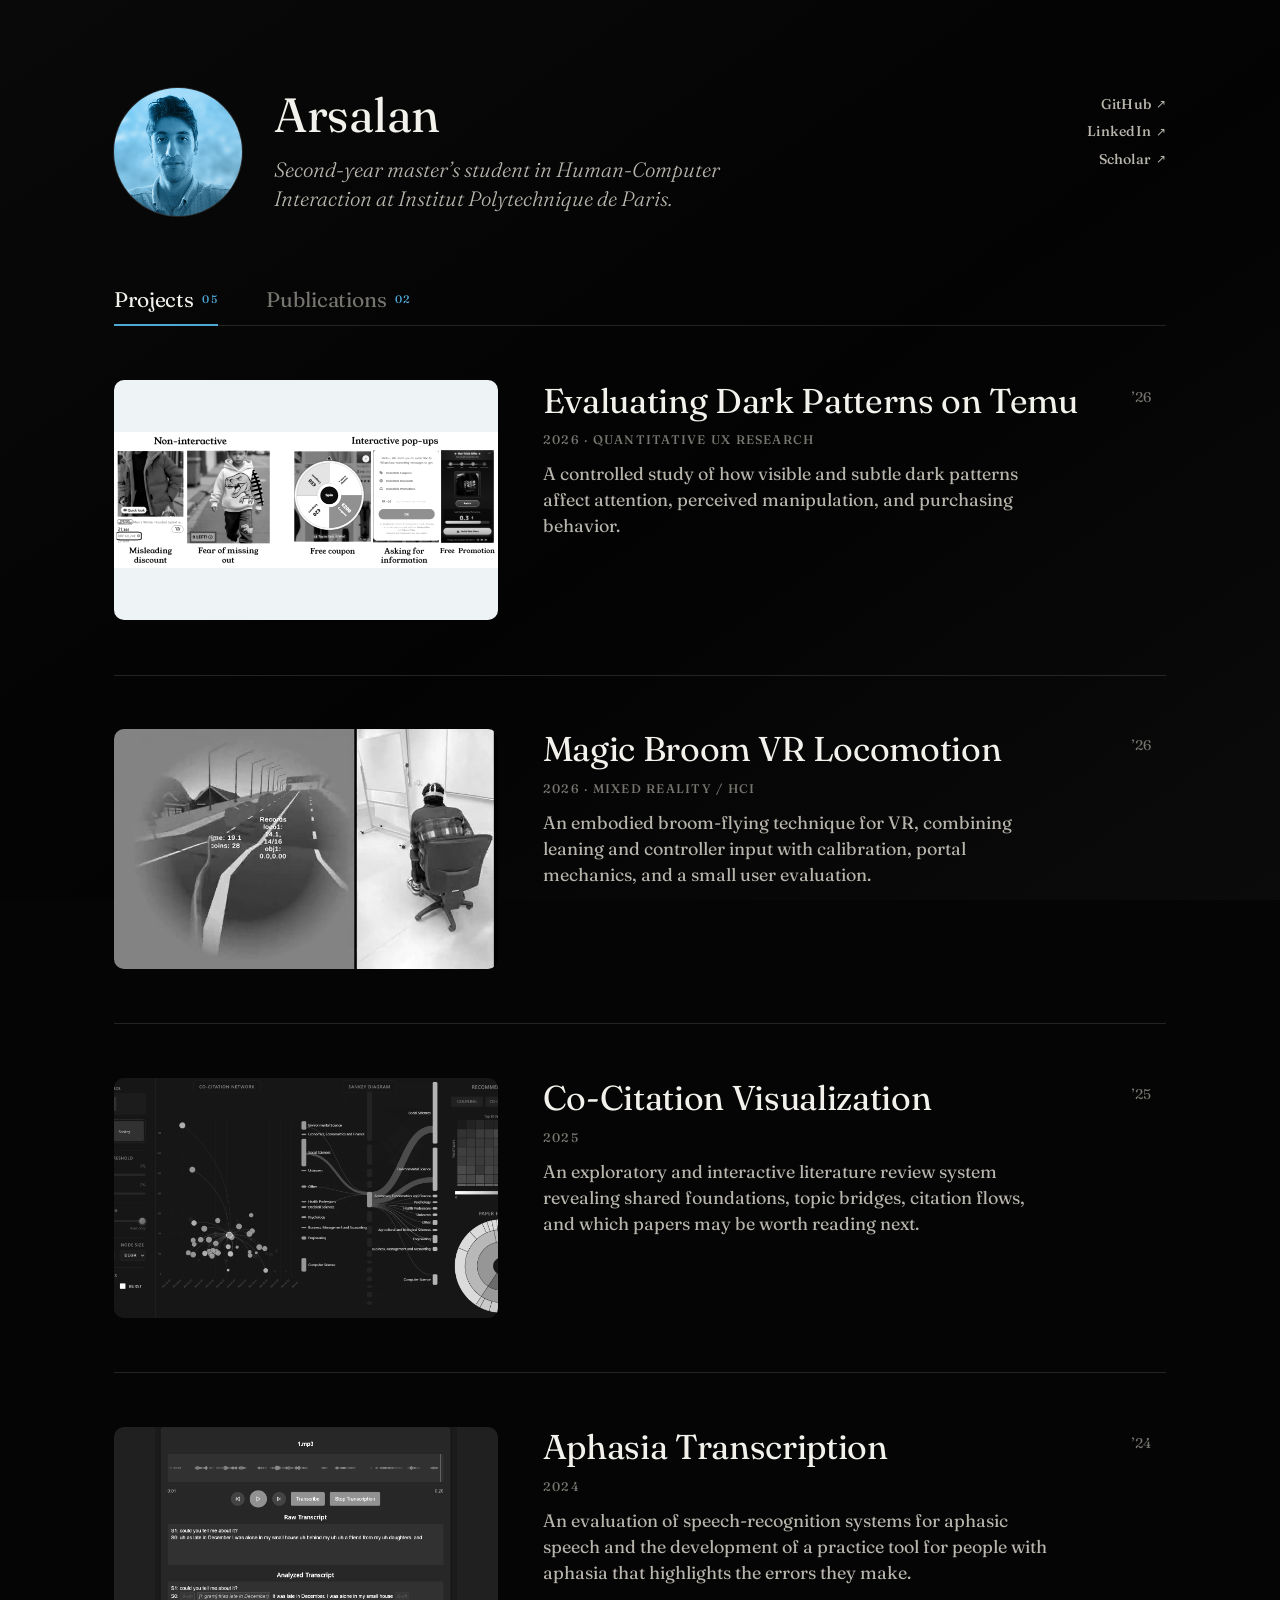
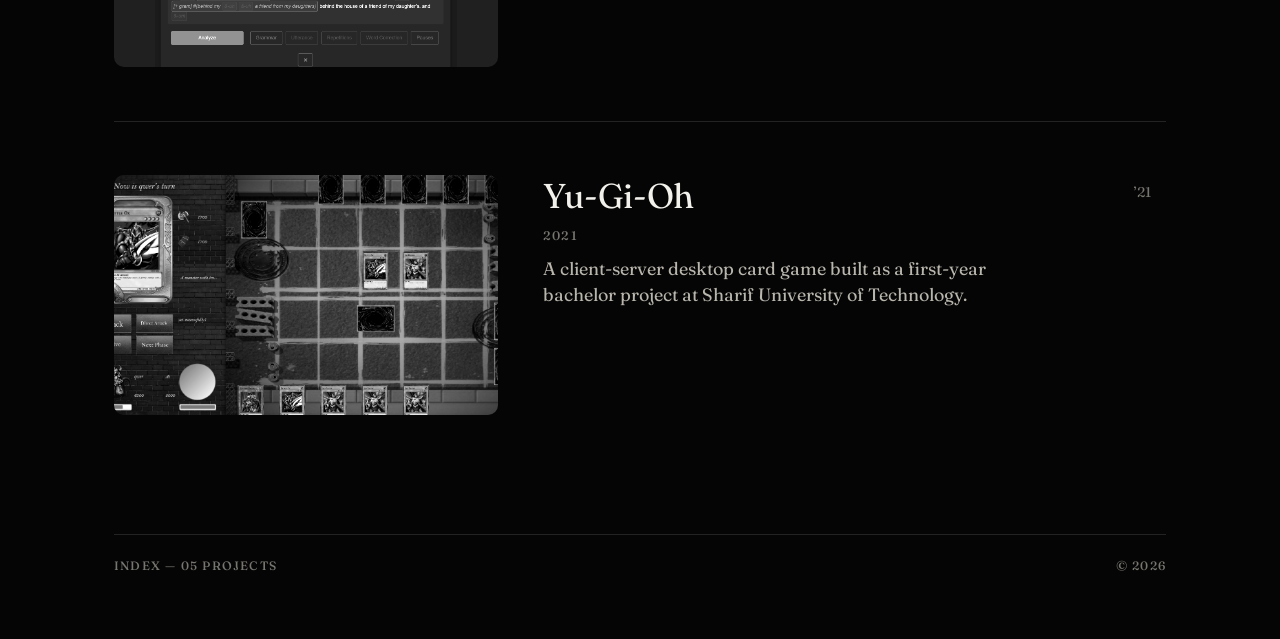
<file: index.html>
<!DOCTYPE html>
<html lang="en" data-theme="dark">
<head>
  <meta charset="UTF-8" />
  <meta name="viewport" content="width=device-width, initial-scale=1.0" />
  <title>Arsalan — Index of Work</title>
  <meta name="description" content="Selected work. An index of projects, most recent first." />

  <!-- Fonts: one family throughout — Fraunces, from display sizes down to the small caps labels. Degrades gracefully offline. -->
  <link rel="preconnect" href="https://fonts.googleapis.com" />
  <link rel="preconnect" href="https://fonts.gstatic.com" crossorigin />
  <link href="https://fonts.googleapis.com/css2?family=Fraunces:ital,opsz,wght@0,9..144,300..600;1,9..144,300..500&display=swap" rel="stylesheet" />

  <link rel="stylesheet" href="style.css" />
</head>
<body>
  <!-- thin hairline that fills as you scroll -->
  <div class="scroll-progress" aria-hidden="true"></div>

  <div class="page">
    <!-- ───────────────  MASTHEAD  ─────────────── -->
    <!-- EDIT: your name + one-line description live here. -->
    <header class="masthead">
      <div class="masthead__id">
        <span class="masthead__portrait">
          <img src="profile.png" alt="Portrait of Arsalan" width="1007" height="1006" />
        </span>
        <div class="masthead__text">
          <h1 class="masthead__name">Arsalan</h1>
          <p class="masthead__bio">Second-year master&rsquo;s student in Human-Computer Interaction at Institut Polytechnique de Paris.</p>
        </div>
      </div>

      <div class="masthead__meta">
        <nav class="links" aria-label="Profiles">
          <a href="https://github.com/Arsalan-Fard" target="_blank" rel="noopener noreferrer">GitHub<span class="links__arrow" aria-hidden="true">↗</span></a>
          <a href="https://www.linkedin.com/in/arsalan-masoudifard/" target="_blank" rel="noopener noreferrer">LinkedIn<span class="links__arrow" aria-hidden="true">↗</span></a>
          <a href="https://scholar.google.com/citations?user=Kw-3QMoAAAAJ&hl=en" target="_blank" rel="noopener noreferrer">Scholar<span class="links__arrow" aria-hidden="true">↗</span></a>
        </nav>
      </div>
    </header>

    <nav class="work-tabs" aria-label="Portfolio sections">
      <div class="work-tabs__rail" role="tablist" aria-label="Work type">
        <button class="work-tab" id="tab-projects" type="button" role="tab" aria-selected="true" aria-controls="panel-projects" tabindex="0" data-tab="projects">
          <span>Projects</span><span class="work-tab__count">05</span>
        </button>
        <button class="work-tab" id="tab-publications" type="button" role="tab" aria-selected="false" aria-controls="panel-publications" tabindex="-1" data-tab="publications">
          <span>Publications</span><span class="work-tab__count">02</span>
        </button>
      </div>
    </nav>

    <!-- ───────────────  INDEX OF WORK  ─────────────── -->
    <main class="index">
      <section class="tab-panel" id="panel-projects" role="tabpanel" aria-labelledby="tab-projects" data-tab-panel="projects">
        <ol class="works">

        <!-- 01 -->
        <li class="work is-hidden" style="--i:0">
          <a class="work__link" href="Quant UX/index.html">
            <span class="work__thumb work__thumb--contain work__thumb--paper">
              <img src="Quant UX/image-10-1536x543.png" alt="Five dark patterns tested in the Temu quantitative UX study" loading="eager" width="1536" height="543" />
            </span>
            <span class="work__body">
              <h2 class="work__title">Evaluating Dark Patterns on Temu</h2>
              <span class="work__meta">2026 &middot; Quantitative UX Research</span>
              <p class="work__desc">A controlled study of how visible and subtle dark patterns affect attention, perceived manipulation, and purchasing behavior.</p>
            </span>
            <span class="work__year" aria-hidden="true">&rsquo;26<span class="work__arrow">&nearr;</span></span>
          </a>
        </li>

        <!-- 02 -->
        <li class="work is-hidden" style="--i:1">
          <a class="work__link" href="VR Locomotion/index.html">
            <span class="work__thumb">
              <img src="VR Locomotion/broom-demo-poster.jpg" alt="Magic Broom VR locomotion demonstration beside the seated participant" loading="lazy" width="800" height="450" />
            </span>
            <span class="work__body">
              <h2 class="work__title">Magic Broom VR Locomotion</h2>
              <span class="work__meta">2026 &middot; Mixed Reality / HCI</span>
              <p class="work__desc">An embodied broom-flying technique for VR, combining leaning and controller input with calibration, portal mechanics, and a small user evaluation.</p>
            </span>
            <span class="work__year" aria-hidden="true">&rsquo;26<span class="work__arrow">&nearr;</span></span>
          </a>
        </li>

        <!-- 03 -->
        <li class="work is-hidden" style="--i:2">
          <a class="work__link" href="Paper Visualization/index.html">
            <span class="work__thumb">
              <img src="Paper Visualization/546653048-1ab09ee1-f453-43fa-9c39-141828956973.png" alt="Interactive co-citation network with paper recommendations and research-field hierarchy" loading="lazy" width="1892" height="886" />
            </span>
            <span class="work__body">
              <h2 class="work__title">Co-Citation Visualization</h2>
              <span class="work__meta">2025</span>
              <p class="work__desc">An exploratory and interactive literature review system revealing shared foundations, topic bridges, citation flows, and which papers may be worth reading next.</p>
            </span>
            <span class="work__year" aria-hidden="true">&rsquo;25<span class="work__arrow">&nearr;</span></span>
          </a>
        </li>

        <!-- 04 -->
        <li class="work is-hidden" style="--i:3">
          <a class="work__link" href="Aphasia/index.html">
            <span class="work__thumb work__thumb--contain">
              <img src="Aphasia/447314947-5bf6c34a-e2f3-4aad-94c4-6ced18934ef1.png" alt="Aphasia transcription demo showing waveform, raw transcript, and analyzed CHAT annotations" loading="lazy" width="1095" height="868" />
            </span>
            <span class="work__body">
              <h2 class="work__title">Aphasia Transcription</h2>
              <span class="work__meta">2024</span>
              <p class="work__desc">An evaluation of speech-recognition systems for aphasic speech and the development of a practice tool for people with aphasia that highlights the errors they make.</p>
            </span>
            <span class="work__year" aria-hidden="true">&rsquo;24<span class="work__arrow">&nearr;</span></span>
          </a>
        </li>

        <!-- 05 -->
        <li class="work is-hidden" style="--i:4">
          <a class="work__link" href="YuGiOh/index.html">
            <span class="work__thumb">
              <img src="YuGiOh/2.png" alt="Yu-Gi-Oh JavaFX duel board in play" loading="lazy" width="1267" height="707" />
            </span>
            <span class="work__body">
              <h2 class="work__title">Yu-Gi-Oh</h2>
              <span class="work__meta">2021</span>
              <p class="work__desc">A client-server desktop card game built as a first-year bachelor project at Sharif University of Technology.</p>
            </span>
            <span class="work__year" aria-hidden="true">&rsquo;21<span class="work__arrow">&nearr;</span></span>
          </a>
        </li>

        </ol>
      </section>

      <section class="tab-panel publications-panel" id="panel-publications" role="tabpanel" aria-labelledby="tab-publications" data-tab-panel="publications" hidden>
        <ol class="works publications-list">
          <li class="work is-hidden" style="--i:0">
            <a class="work__link" href="Digital Participatory Mapping/index.html">
              <span class="work__thumb work__thumb--contain work__thumb--paper">
                <img src="Digital Participatory Mapping/nordichi26adjunct-61-fig1.jpg" alt="Participatory mapping workshop setup with a projected tabletop map, and the four marker triggers" loading="eager" width="1121" height="696" />
              </span>
              <span class="work__body">
                <h2 class="work__title">Toward Low-Barrier Participatory Mapping Workshops</h2>
                <span class="work__meta">2026 &middot; NordiCHI &rsquo;26 Adjunct &middot; Tangible interaction</span>
                <p class="work__desc">Marker-based cardboard tools that turn an ordinary table into a projected, interactive map, with four triggering mechanisms tested across three workshops.</p>
              </span>
              <span class="work__year" aria-hidden="true">&rsquo;26<span class="work__arrow">&nearr;</span></span>
            </a>
          </li>

          <li class="work is-hidden" style="--i:1">
            <a class="work__link" href="Graph-RAG/index.html">
              <span class="work__thumb work__thumb--contain work__thumb--paper">
                <img src="Graph-RAG/396803948-e0079fed-b36f-4817-831f-4a8ea2b2416b.png" alt="Graph-RAG workflow for indexing cross-reference documents and evaluating software requirements" loading="lazy" width="1872" height="1015" />
              </span>
              <span class="work__body">
                <h2 class="work__title">Graph-RAG for Software Requirement Specfication</h2>
                <span class="work__meta">2024 &middot; arXiv:2412.08593 &middot; cs.SE / cs.IR</span>
                <p class="work__desc">A Graph-RAG and prompt-engineering framework for automated requirement traceability and compliance checks in Software Requirements Specifications.</p>
              </span>
              <span class="work__year" aria-hidden="true">&rsquo;24<span class="work__arrow">&nearr;</span></span>
            </a>
          </li>
        </ol>
      </section>
    </main>

    <footer class="colophon">
      <span data-index-label>Index — 05 projects</span>
      <span>© <span data-year>2026</span></span>
    </footer>
  </div>

  <script src="script.js"></script>
</body>
</html>
</file>
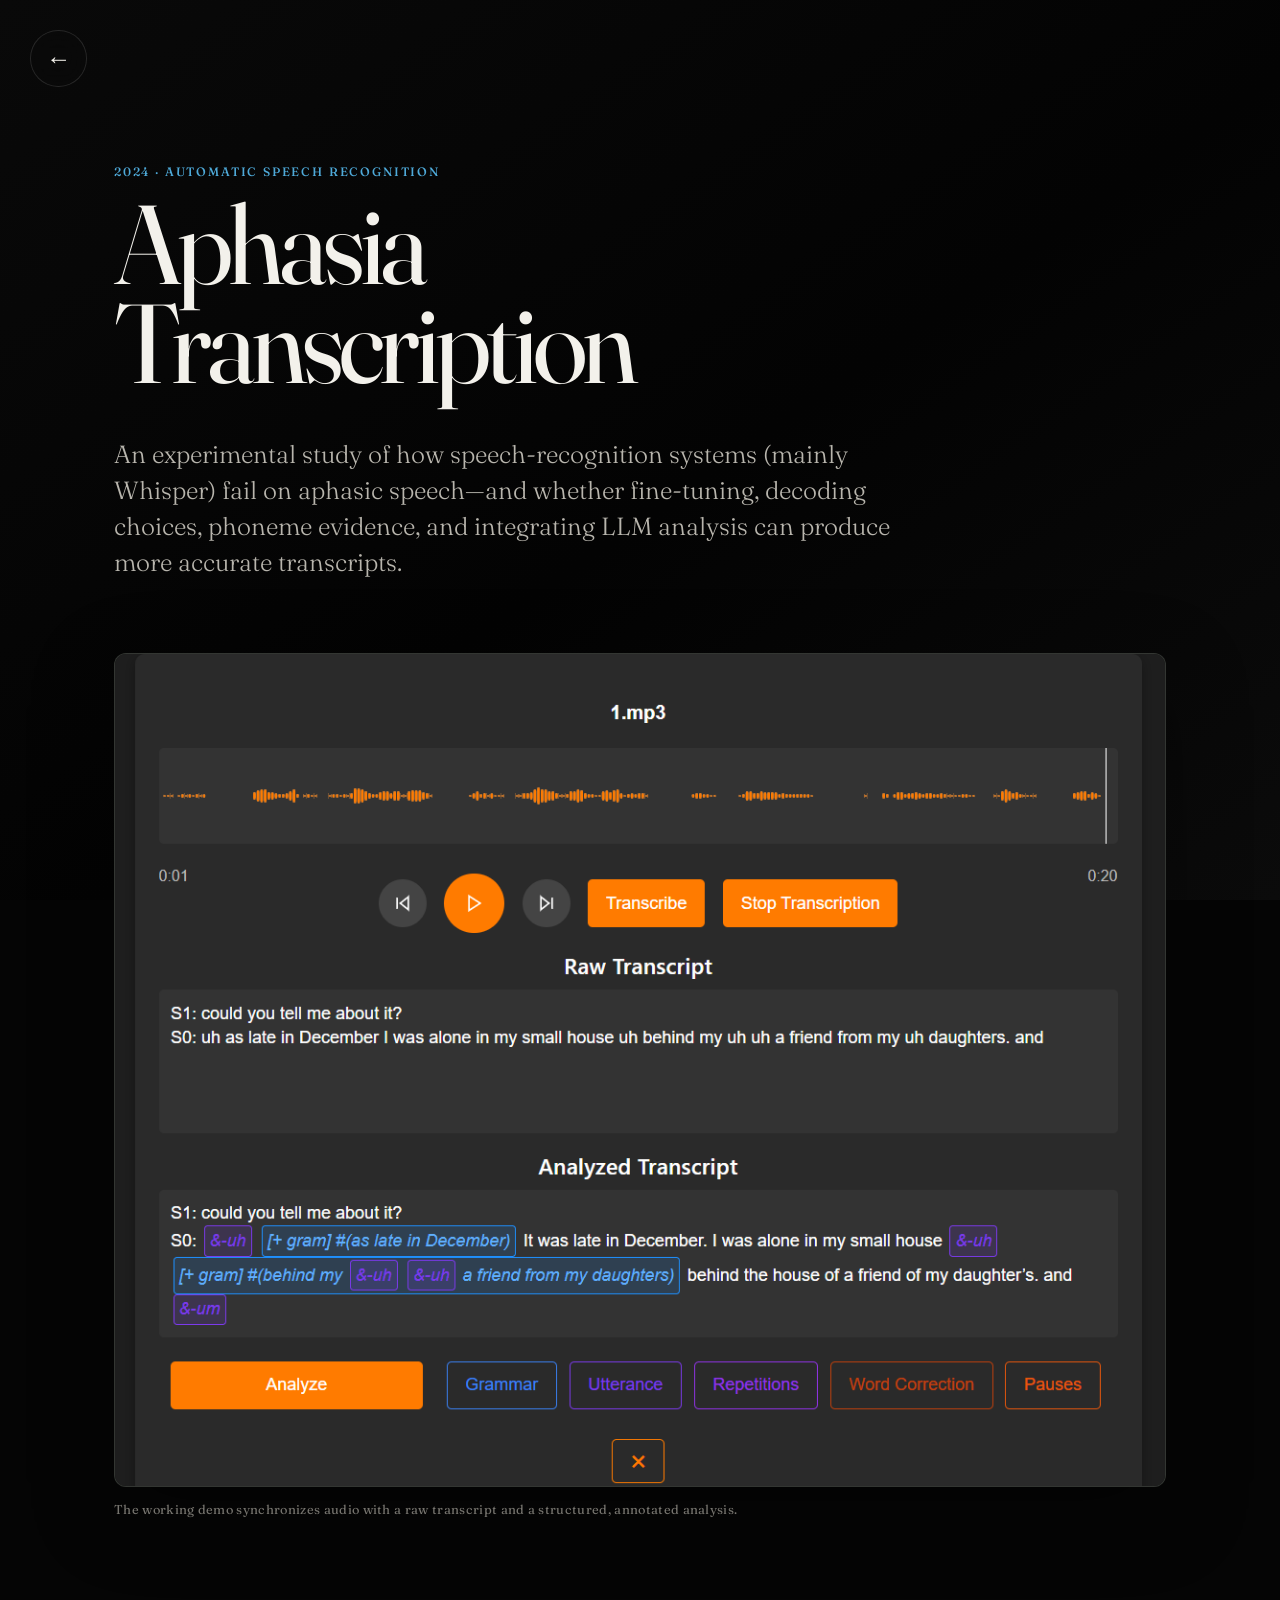
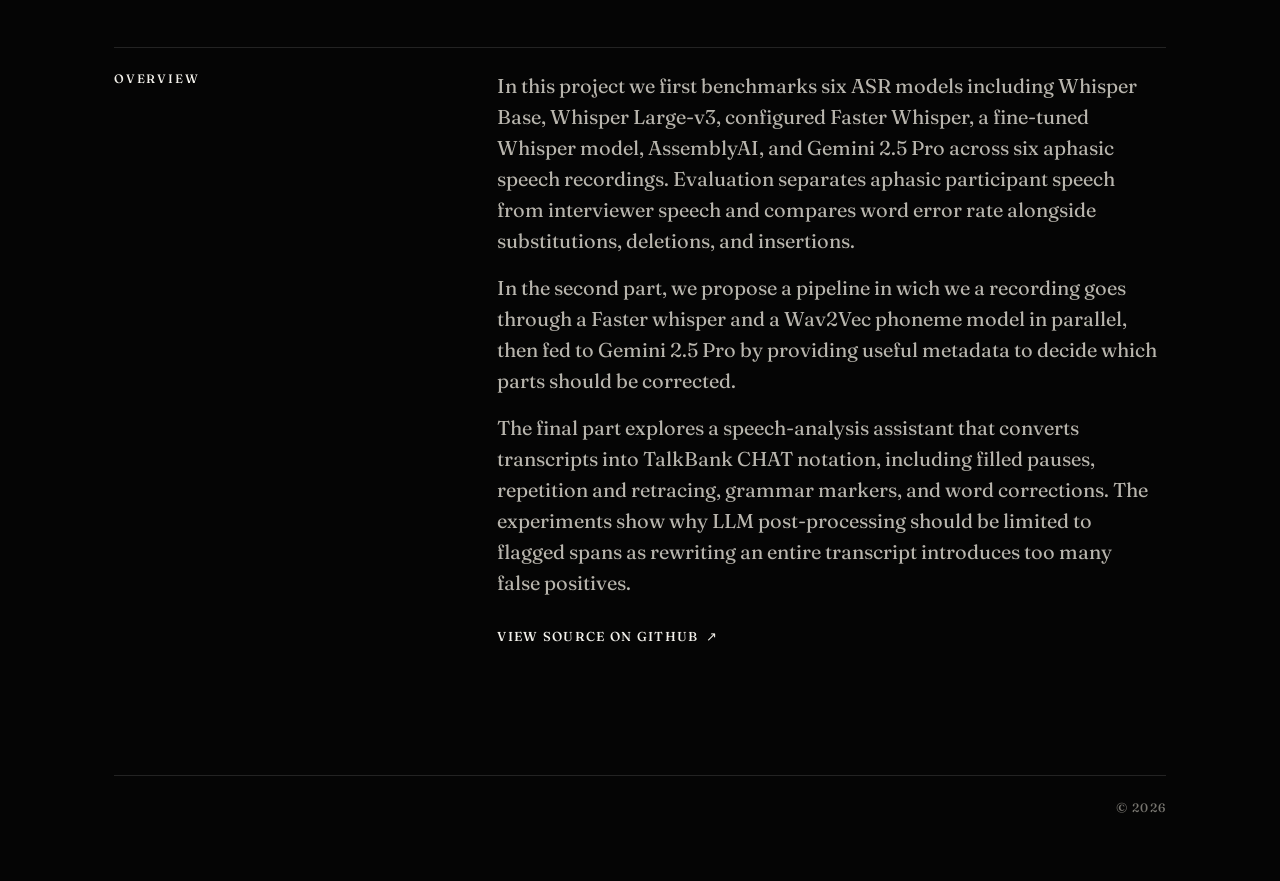
<file: Aphasia/index.html>
<!DOCTYPE html>
<html lang="en" data-theme="dark">
<head>
  <meta charset="UTF-8" />
  <meta name="viewport" content="width=device-width, initial-scale=1.0" />
  <title>Aphasia Transcription &mdash; Arsalan</title>
  <meta name="description" content="Research on ASR accuracy, critical mistranscriptions, hallucinations, and CHAT-format analysis for aphasic speech." />

  <link rel="preconnect" href="https://fonts.googleapis.com" />
  <link rel="preconnect" href="https://fonts.gstatic.com" crossorigin />
  <link href="https://fonts.googleapis.com/css2?family=Fraunces:ital,opsz,wght@0,9..144,300..600;1,9..144,300..500&display=swap" rel="stylesheet" />

  <link rel="stylesheet" href="../style.css" />
  <link rel="stylesheet" href="project.css" />
</head>
<body>
  <div class="scroll-progress" aria-hidden="true"></div>

  <div class="page project-page">
    <a class="back-button" href="../index.html" aria-label="Back to index of work">
      <span class="back-button__arrow" aria-hidden="true">&larr;</span>
    </a>

    <main>
      <header class="project-intro">
        <p class="project-kicker">2024 &middot; Automatic Speech Recognition</p>
        <h1 class="project-title">Aphasia<br />Transcription</h1>
        <p class="project-lede">An experimental study of how speech-recognition systems (mainly Whisper) fail on aphasic speech&mdash;and whether fine-tuning, decoding choices, phoneme evidence, and integrating LLM analysis can produce more accurate transcripts.</p>
      </header>

      <figure class="project-figure project-figure--hero">
        <img src="447314947-5bf6c34a-e2f3-4aad-94c4-6ced18934ef1.png" alt="Aphasia transcription demo showing an audio waveform, raw transcript, and analyzed transcript with highlighted annotations" width="1095" height="868" />
        <figcaption>The working demo synchronizes audio with a raw transcript and a structured, annotated analysis.</figcaption>
      </figure>

      <section class="project-summary" aria-labelledby="overview-title">
        <h2 id="overview-title">Overview</h2>
        <div class="project-summary__body">
          <p>In this project we first benchmarks six ASR models including Whisper Base, Whisper Large-v3, configured Faster Whisper, a fine-tuned Whisper model, AssemblyAI, and Gemini 2.5 Pro across six aphasic speech recordings. Evaluation separates aphasic participant speech from interviewer speech and compares word error rate alongside substitutions, deletions, and insertions.</p>
          <p>In the second part, we propose a pipeline in wich we a recording goes through a Faster whisper and a Wav2Vec phoneme model in parallel, then fed to Gemini 2.5 Pro by providing useful metadata to decide which parts should be corrected.</p>
          <p>The final part explores a speech-analysis assistant that converts transcripts into TalkBank CHAT notation, including filled pauses, repetition and retracing, grammar markers, and word corrections. The experiments show why LLM post-processing should be limited to flagged spans as rewriting an entire transcript introduces too many false positives.</p>

          <a class="source-link" href="https://github.com/Arsalan-Fard/Aphasia-Transcription" target="_blank" rel="noopener noreferrer">View source on GitHub <span aria-hidden="true">&nearr;</span></a>
        </div>
      </section>

    </main>

    <footer class="project-footer">
      <span>&copy; <span data-year>2026</span></span>
    </footer>
  </div>

  <script src="../script.js"></script>
</body>
</html>
</file>
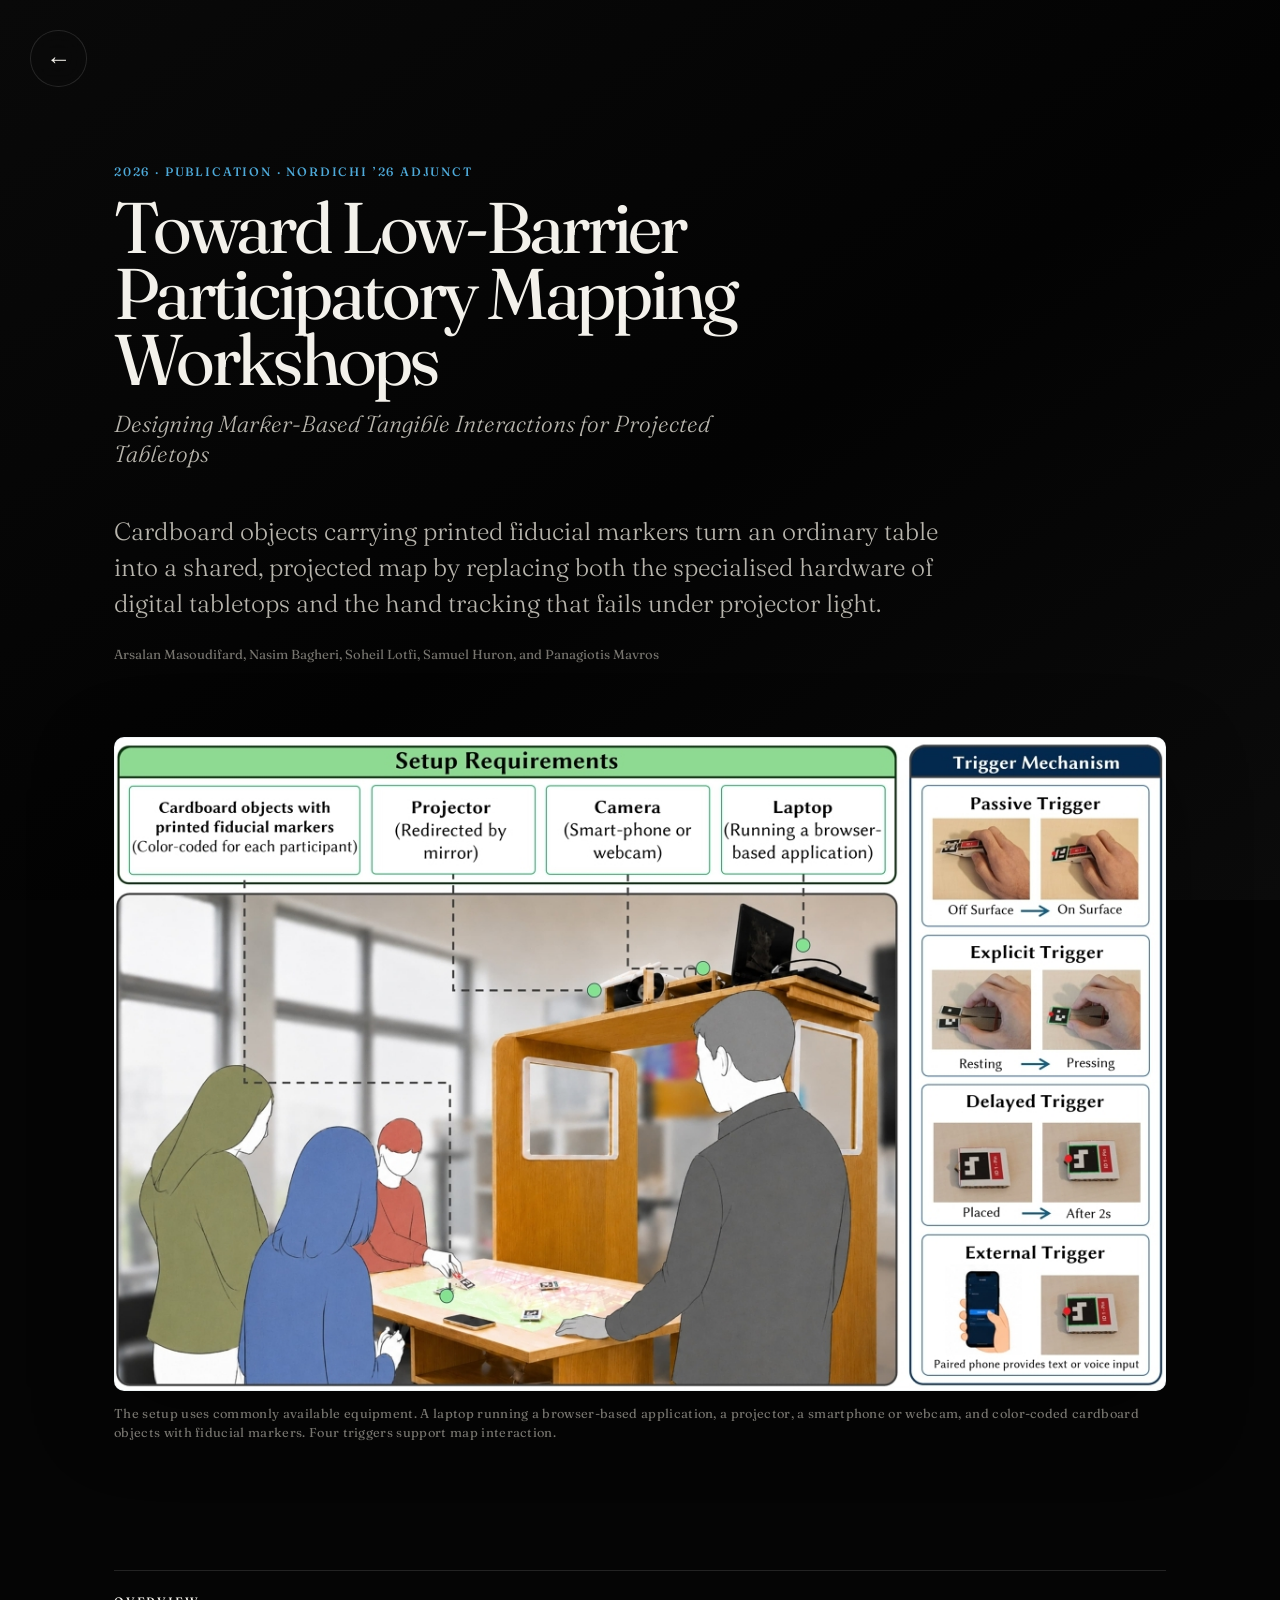
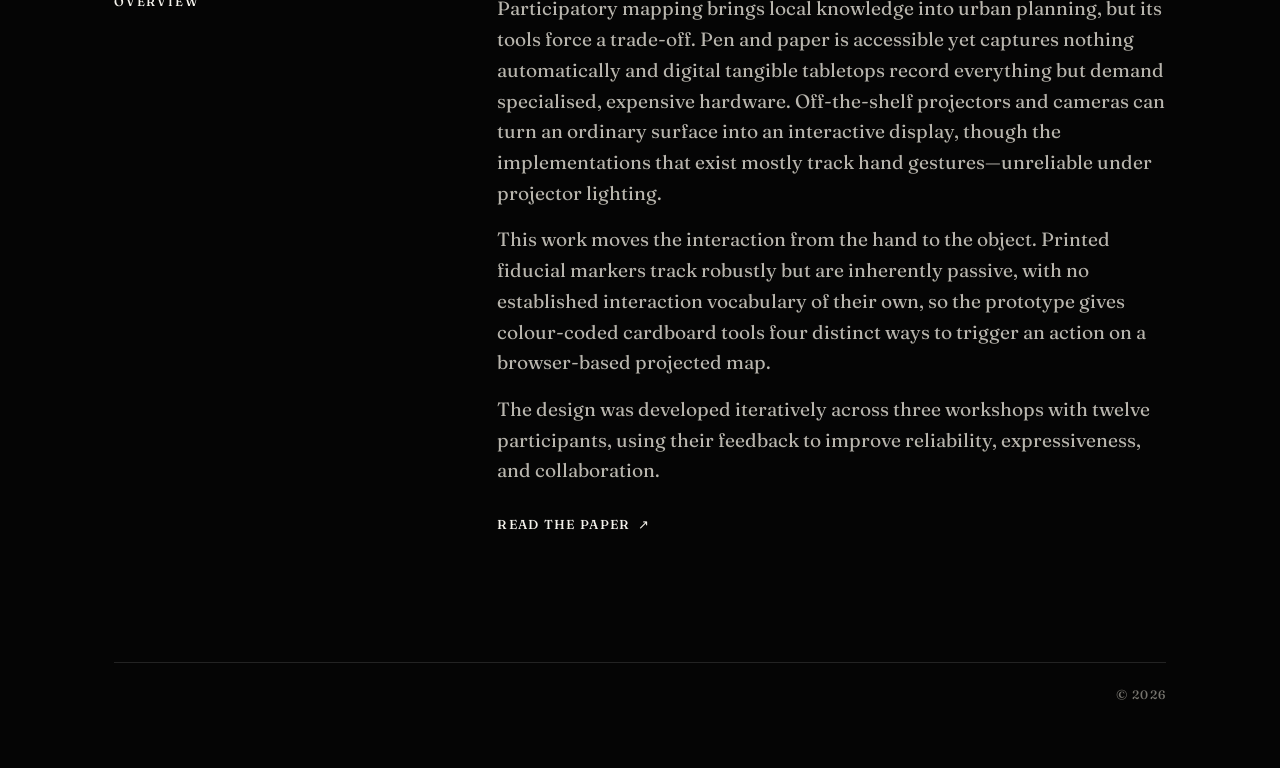
<file: Digital Participatory Mapping/index.html>
<!DOCTYPE html>
<html lang="en" data-theme="dark">
<head>
  <meta charset="UTF-8" />
  <meta name="viewport" content="width=device-width, initial-scale=1.0" />
  <title>Low-Barrier Participatory Mapping &mdash; Arsalan</title>
  <meta name="description" content="A NordiCHI '26 Adjunct publication on marker-based tangible interaction for projected tabletops, developed through three participatory mapping workshops." />

  <link rel="preconnect" href="https://fonts.googleapis.com" />
  <link rel="preconnect" href="https://fonts.gstatic.com" crossorigin />
  <link href="https://fonts.googleapis.com/css2?family=Fraunces:ital,opsz,wght@0,9..144,300..600;1,9..144,300..500&display=swap" rel="stylesheet" />

  <link rel="stylesheet" href="../style.css" />
  <link rel="stylesheet" href="project.css" />
</head>
<body>
  <div class="scroll-progress" aria-hidden="true"></div>

  <div class="page project-page">
    <a class="back-button" href="../index.html#publications" aria-label="Back to Publications">
      <span class="back-button__arrow" aria-hidden="true">&larr;</span>
    </a>

    <main>
      <header class="project-intro">
        <p class="project-kicker">2026 &middot; Publication &middot; NordiCHI &rsquo;26 Adjunct</p>
        <h1 class="project-title">Toward Low-Barrier<br />Participatory Mapping<br />Workshops</h1>
        <p class="project-subtitle">Designing Marker-Based Tangible Interactions for Projected Tabletops</p>
        <p class="project-lede">Cardboard objects carrying printed fiducial markers turn an ordinary table into a shared, projected map by replacing both the specialised hardware of digital tabletops and the hand tracking that fails under projector light.</p>
        <p class="project-authors">Arsalan Masoudifard, Nasim Bagheri, Soheil Lotfi, Samuel Huron, and Panagiotis Mavros</p>
      </header>

      <figure class="project-figure project-figure--hero">
        <img src="nordichi26adjunct-61-fig1.jpg" alt="Workshop setup diagram: participants around a table with a projected map, a laptop, projector and camera above it, alongside four panels illustrating the passive, explicit, delayed, and external triggers" width="1121" height="696" />
        <figcaption>The setup uses commonly available equipment. A laptop running a browser-based application, a projector, a smartphone or webcam, and color-coded cardboard objects with fiducial markers. Four triggers support map interaction.</figcaption>
      </figure>

      <section class="project-summary" aria-labelledby="overview-title">
        <h2 id="overview-title">Overview</h2>
        <div class="project-summary__body">
          <p>Participatory mapping brings local knowledge into urban planning, but its tools force a trade-off. Pen and paper is accessible yet captures nothing automatically and digital tangible tabletops record everything but demand specialised, expensive hardware. Off-the-shelf projectors and cameras can turn an ordinary surface into an interactive display, though the implementations that exist mostly track hand gestures&mdash;unreliable under projector lighting.</p>
          <p>This work moves the interaction from the hand to the object. Printed fiducial markers track robustly but are inherently passive, with no established interaction vocabulary of their own, so the prototype gives colour-coded cardboard tools four distinct ways to trigger an action on a browser-based projected map.</p>
          <p>The design was developed iteratively across three workshops with twelve participants, using their feedback to improve reliability, expressiveness, and collaboration.</p>
        
          <div class="project-actions">
            <a class="source-link" href="https://camps.aptaracorp.com/ACM_PMS/PMS/ACM/NORDICHI26ADJUNCT/61/b1f49fdc-8458-11f1-b513-16ffd757ba29/OUT/nordichi26adjunct-61.html" target="_blank" rel="noopener noreferrer">Read the paper <span aria-hidden="true">&nearr;</span></a>
          </div>
        </div>
      </section>

    
    </main>

    <footer class="project-footer">
      <span>&copy; <span data-year>2026</span></span>
    </footer>
  </div>

  <script src="../script.js"></script>
</body>
</html>
</file>
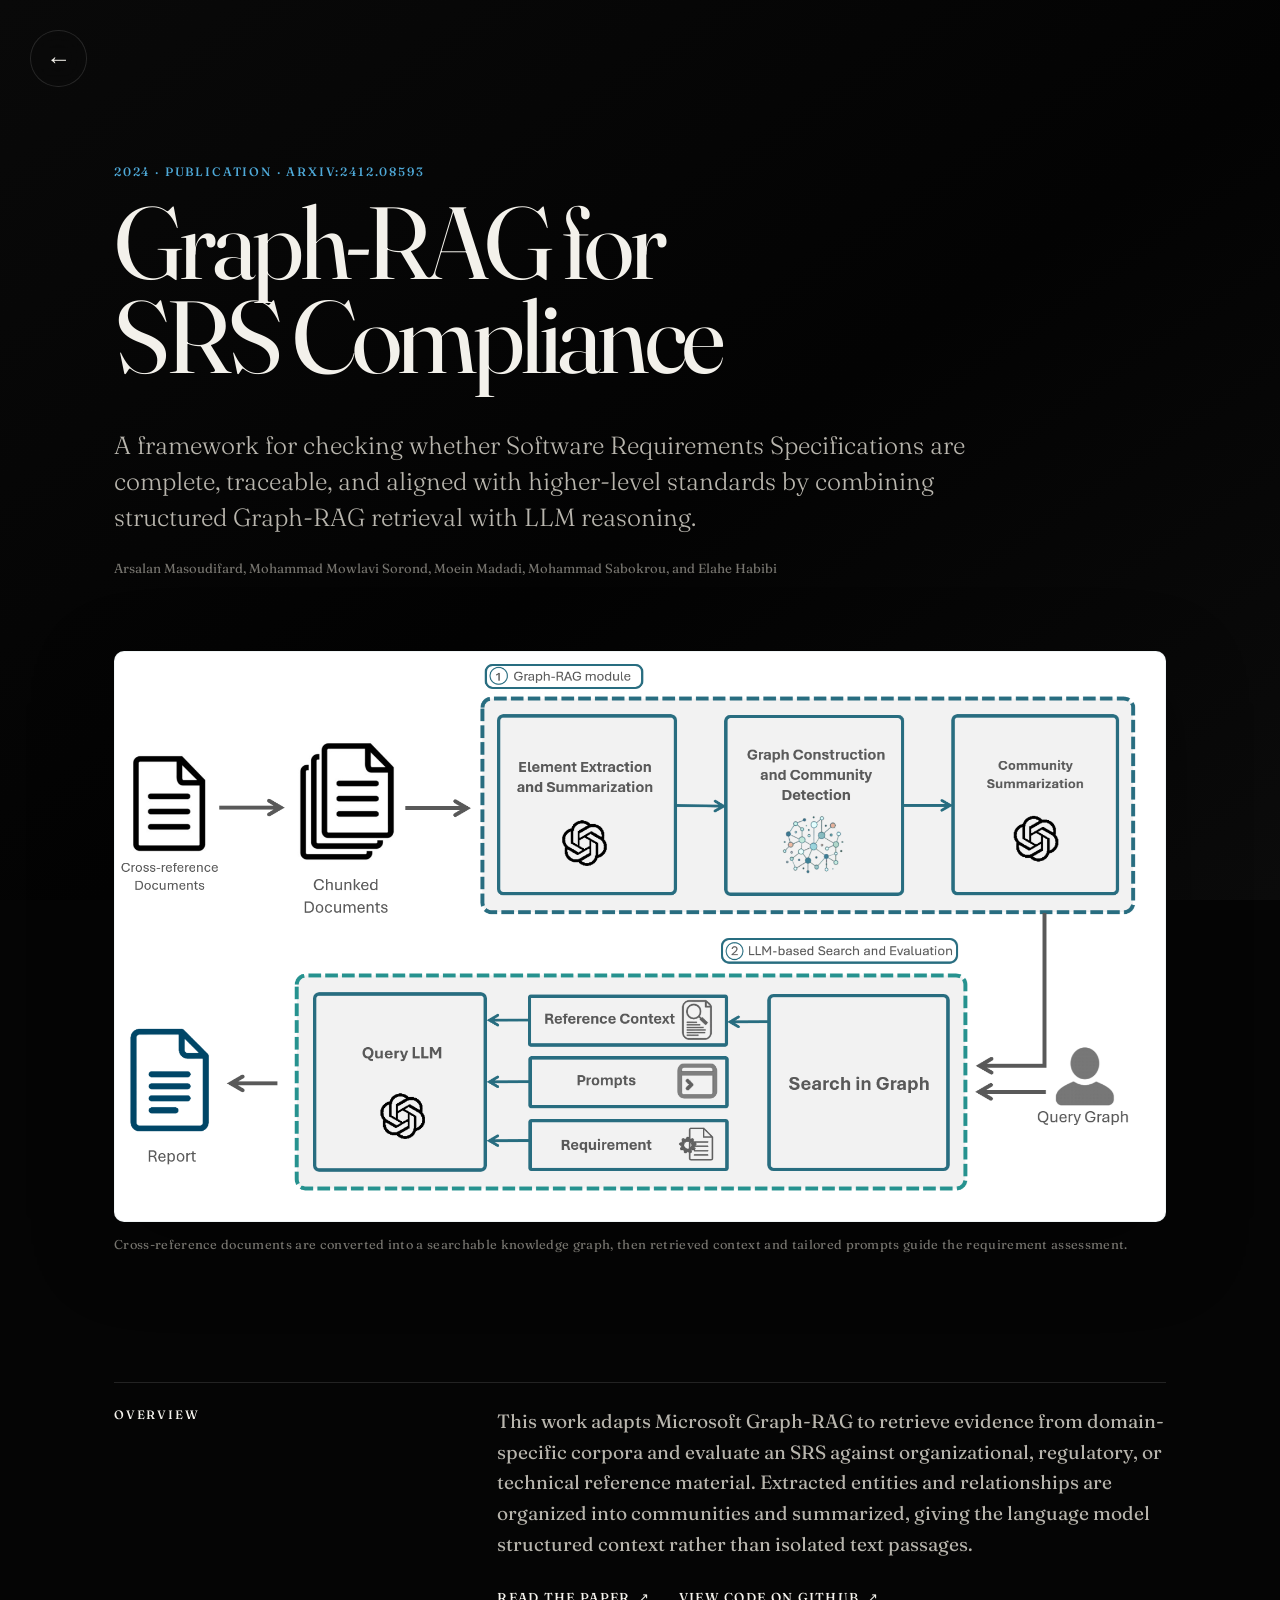
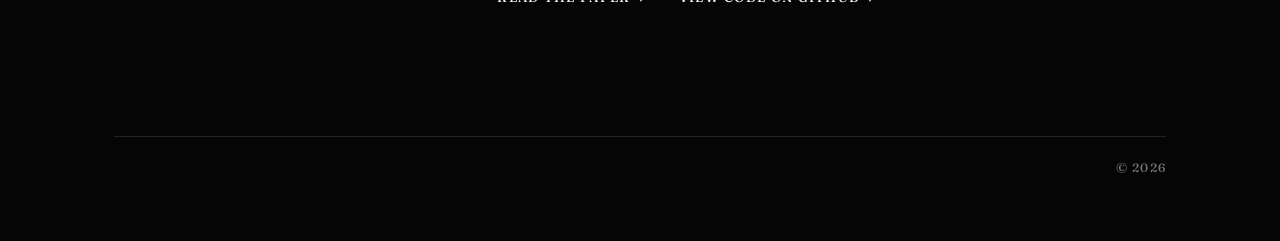
<file: Graph-RAG/index.html>
<!DOCTYPE html>
<html lang="en" data-theme="dark">
<head>
  <meta charset="UTF-8" />
  <meta name="viewport" content="width=device-width, initial-scale=1.0" />
  <title>Graph-RAG for SRS Compliance &mdash; Arsalan</title>
  <meta name="description" content="A publication on combining Graph-RAG with Chain-of-Thought and Tree-of-Thought prompting for automated SRS traceability and compliance checks." />

  <link rel="preconnect" href="https://fonts.googleapis.com" />
  <link rel="preconnect" href="https://fonts.gstatic.com" crossorigin />
  <link href="https://fonts.googleapis.com/css2?family=Fraunces:ital,opsz,wght@0,9..144,300..600;1,9..144,300..500&display=swap" rel="stylesheet" />

  <link rel="stylesheet" href="../style.css" />
  <link rel="stylesheet" href="project.css" />
</head>
<body>
  <div class="scroll-progress" aria-hidden="true"></div>

  <div class="page project-page">
    <a class="back-button" href="../index.html#publications" aria-label="Back to Publications">
      <span class="back-button__arrow" aria-hidden="true">&larr;</span>
    </a>

    <main>
      <header class="project-intro">
        <p class="project-kicker">2024 &middot; Publication &middot; arXiv:2412.08593</p>
        <h1 class="project-title">Graph-RAG for<br />SRS Compliance</h1>
        <p class="project-lede">A framework for checking whether Software Requirements Specifications are complete, traceable, and aligned with higher-level standards by combining structured Graph-RAG retrieval with LLM reasoning.</p>
        <p class="project-authors">Arsalan Masoudifard, Mohammad Mowlavi Sorond, Moein Madadi, Mohammad Sabokrou, and Elahe Habibi</p>
      </header>

      <figure class="project-figure project-figure--hero">
        <img src="396803948-e0079fed-b36f-4817-831f-4a8ea2b2416b.png" alt="Graph-RAG workflow from cross-reference documents through graph construction, community summaries, retrieval, and LLM evaluation" width="1872" height="1015" />
        <figcaption>Cross-reference documents are converted into a searchable knowledge graph, then retrieved context and tailored prompts guide the requirement assessment.</figcaption>
      </figure>

      <section class="project-summary" aria-labelledby="overview-title">
        <h2 id="overview-title">Overview</h2>
        <div class="project-summary__body">
          <p>This work adapts Microsoft Graph-RAG to retrieve evidence from domain-specific corpora and evaluate an SRS against organizational, regulatory, or technical reference material. Extracted entities and relationships are organized into communities and summarized, giving the language model structured context rather than isolated text passages.</p>

         

          <div class="project-actions">
            <a class="source-link" href="https://arxiv.org/abs/2412.08593" target="_blank" rel="noopener noreferrer">Read the paper <span aria-hidden="true">&nearr;</span></a>
            <a class="source-link" href="https://github.com/Arsalan-Fard/GRAG_LLM_SRS" target="_blank" rel="noopener noreferrer">View code on GitHub <span aria-hidden="true">&nearr;</span></a>
          </div>
        </div>
      </section>

    
    </main>

    <footer class="project-footer">
      <span>&copy; <span data-year>2026</span></span>
    </footer>
  </div>

  <script src="../script.js"></script>
</body>
</html>
</file>
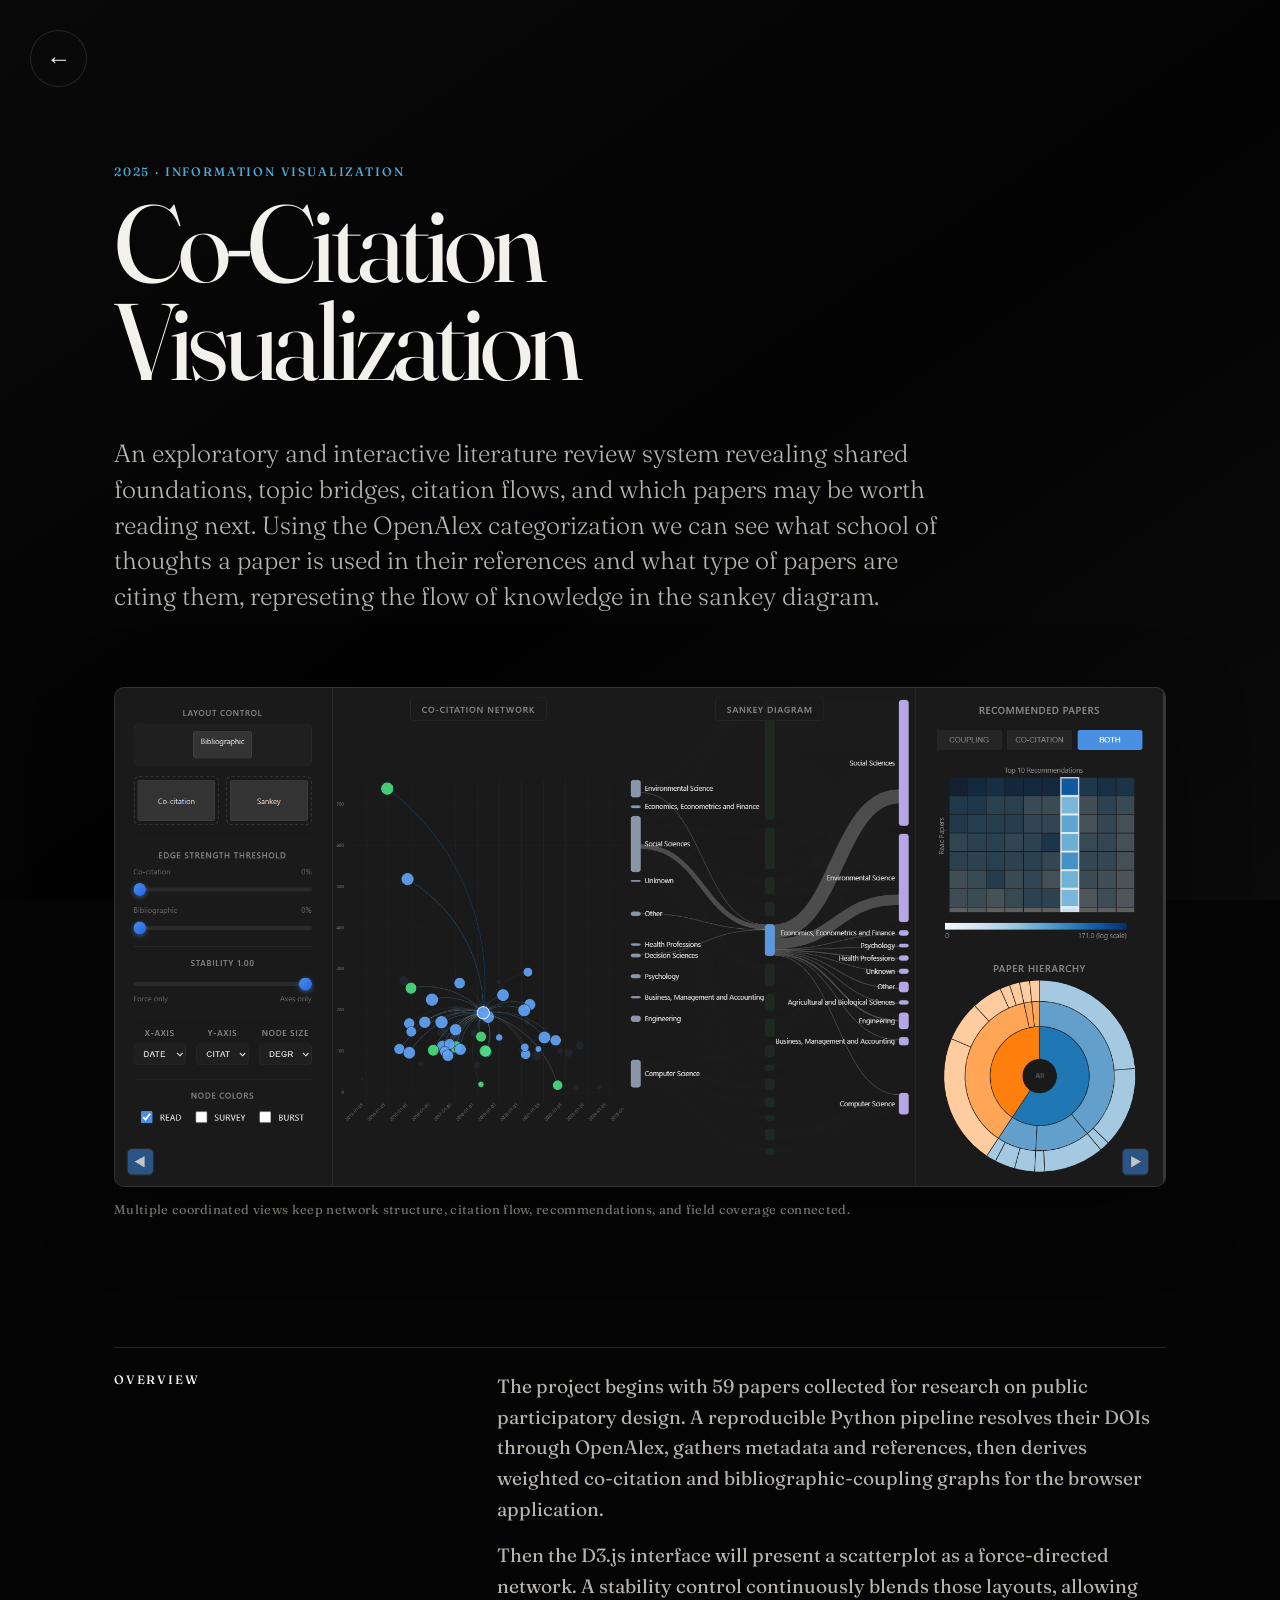
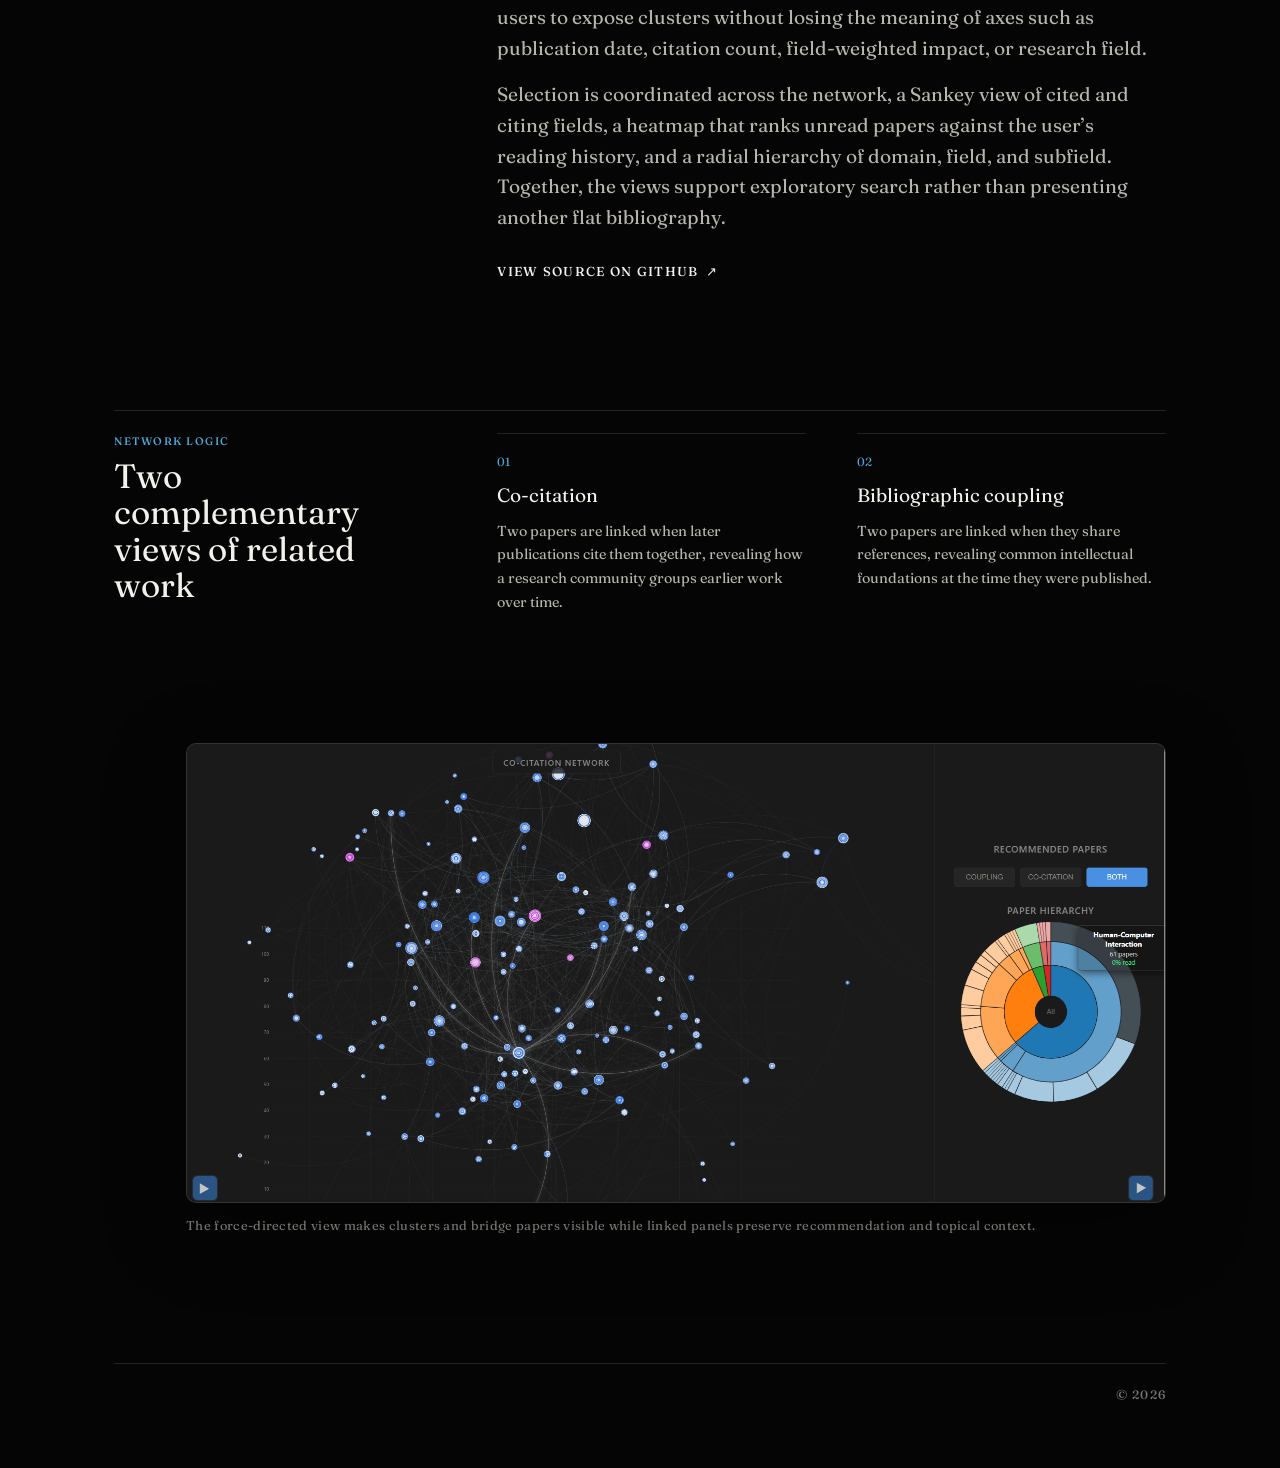
<file: Paper Visualization/index.html>
<!DOCTYPE html>
<html lang="en" data-theme="dark">
<head>
  <meta charset="UTF-8" />
  <meta name="viewport" content="width=device-width, initial-scale=1.0" />
  <title>Co-Citation Visualization &mdash; Arsalan</title>
  <meta name="description" content="An interactive D3.js tool for exploratory literature search through co-citation, bibliographic coupling, citation flow, and coordinated recommendations." />

  <link rel="preconnect" href="https://fonts.googleapis.com" />
  <link rel="preconnect" href="https://fonts.gstatic.com" crossorigin />
  <link href="https://fonts.googleapis.com/css2?family=Fraunces:ital,opsz,wght@0,9..144,300..600;1,9..144,300..500&display=swap" rel="stylesheet" />

  <link rel="stylesheet" href="../style.css" />
  <link rel="stylesheet" href="project.css" />
</head>
<body>
  <div class="scroll-progress" aria-hidden="true"></div>

  <div class="page project-page">
    <a class="back-button" href="../index.html" aria-label="Back to Index of work">
      <span class="back-button__arrow" aria-hidden="true">&larr;</span>
    </a>

    <main>
      <header class="project-intro">
        <p class="project-kicker">2025 &middot; Information visualization</p>
        <h1 class="project-title">Co-Citation<br />Visualization</h1>
        <p class="project-lede">An exploratory and interactive literature review system revealing shared foundations, topic bridges, citation flows, and which papers may be worth reading next. Using the OpenAlex categorization we can see what school of thoughts a paper is used in their references and what type of papers are citing them, represeting the flow of knowledge in the sankey diagram.</p>
      </header>

      <figure class="project-figure project-figure--hero">
        <img src="546653048-1ab09ee1-f453-43fa-9c39-141828956973.png" alt="Co-citation visualization dashboard with layout controls, network graph, Sankey diagram, recommendation heatmap, and paper hierarchy" width="1910" height="906" />
        <figcaption>Multiple coordinated views keep network structure, citation flow, recommendations, and field coverage connected.</figcaption>
      </figure>

      <section class="project-summary" aria-labelledby="overview-title">
        <h2 id="overview-title">Overview</h2>
        <div class="project-summary__body">
          <p>The project begins with 59 papers collected for research on public participatory design. A reproducible Python pipeline resolves their DOIs through OpenAlex, gathers metadata and references, then derives weighted co-citation and bibliographic-coupling graphs for the browser application.</p>
          <p>Then the D3.js interface will present a scatterplot as a force-directed network. A stability control continuously blends those layouts, allowing users to expose clusters without losing the meaning of axes such as publication date, citation count, field-weighted impact, or research field.</p>
          <p>Selection is coordinated across the network, a Sankey view of cited and citing fields, a heatmap that ranks unread papers against the user&rsquo;s reading history, and a radial hierarchy of domain, field, and subfield. Together, the views support exploratory search rather than presenting another flat bibliography.</p>



          <a class="source-link" href="https://github.com/Arsalan-Fard/Co-Citation-Visualization" target="_blank" rel="noopener noreferrer">View source on GitHub <span aria-hidden="true">&nearr;</span></a>
        </div>
      </section>

      <section class="relationship-types" aria-labelledby="relationships-title">
        <div class="relationship-types__heading">
          <p>Network logic</p>
          <h2 id="relationships-title">Two complementary views of related work</h2>
        </div>
        <div class="relationship-types__grid">
          <article>
            <span>01</span>
            <h3>Co-citation</h3>
            <p>Two papers are linked when later publications cite them together, revealing how a research community groups earlier work over time.</p>
          </article>
          <article>
            <span>02</span>
            <h3>Bibliographic coupling</h3>
            <p>Two papers are linked when they share references, revealing common intellectual foundations at the time they were published.</p>
          </article>
        </div>
      </section>

      <figure class="project-figure project-figure--secondary">
        <img src="546653014-5279d097-c2bb-4fa6-befa-8c0a82e758de.png" alt="Dense co-citation network beside recommended-paper controls and a radial hierarchy of research fields" loading="lazy" width="1892" height="886" />
        <figcaption>The force-directed view makes clusters and bridge papers visible while linked panels preserve recommendation and topical context.</figcaption>
      </figure>
    </main>

    <footer class="project-footer">
      <span>&copy; <span data-year>2026</span></span>
    </footer>
  </div>

  <script src="../script.js"></script>
</body>
</html>
</file>
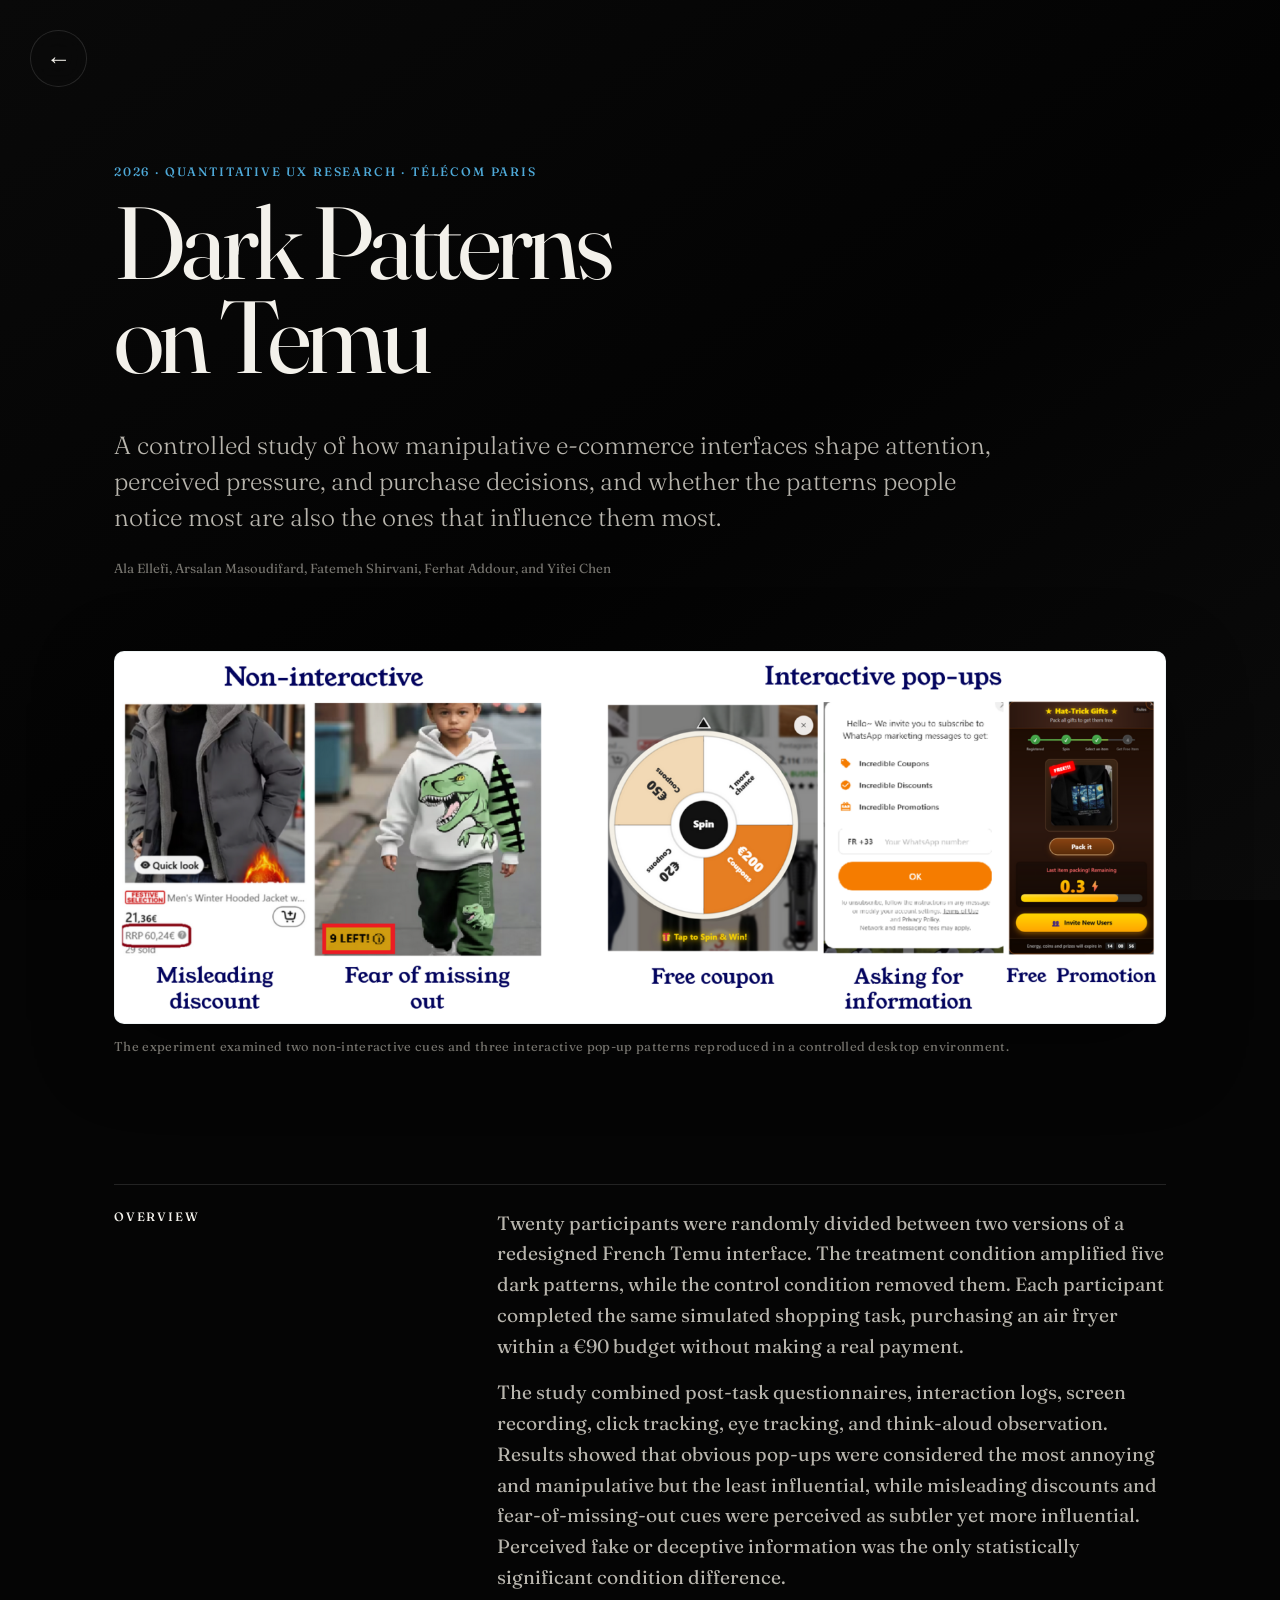
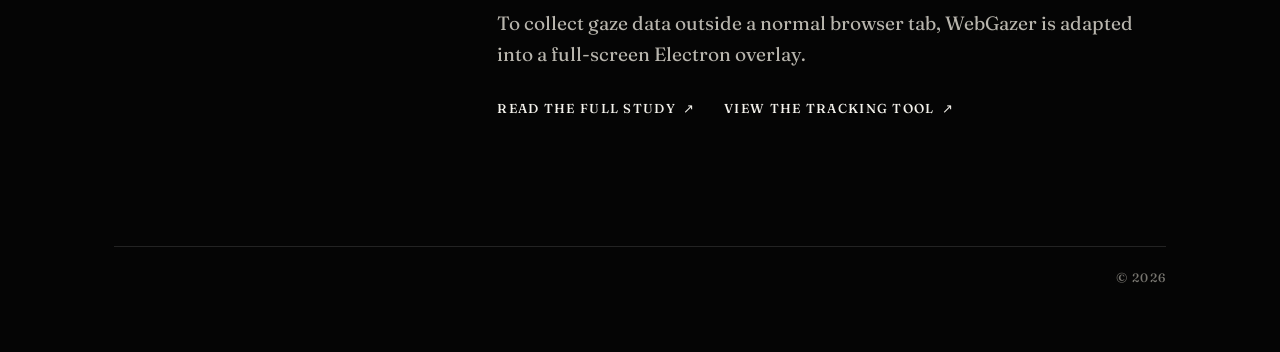
<file: Quant UX/index.html>
<!DOCTYPE html>
<html lang="en" data-theme="dark">
<head>
  <meta charset="UTF-8" />
  <meta name="viewport" content="width=device-width, initial-scale=1.0" />
  <title>Evaluating Dark Patterns on Temu &mdash; Arsalan</title>
  <meta name="description" content="A between-subject quantitative UX study combining surveys, eye tracking, click logs, and think-aloud observation to evaluate dark patterns in e-commerce." />

  <link rel="preconnect" href="https://fonts.googleapis.com" />
  <link rel="preconnect" href="https://fonts.gstatic.com" crossorigin />
  <link href="https://fonts.googleapis.com/css2?family=Fraunces:ital,opsz,wght@0,9..144,300..600;1,9..144,300..500&display=swap" rel="stylesheet" />

  <link rel="stylesheet" href="../style.css" />
  <link rel="stylesheet" href="project.css" />
</head>
<body>
  <div class="scroll-progress" aria-hidden="true"></div>

  <div class="page project-page">
    <a class="back-button" href="../index.html#projects" aria-label="Back to Projects">
      <span class="back-button__arrow" aria-hidden="true">&larr;</span>
    </a>

    <main>
      <header class="project-intro">
        <p class="project-kicker">2026 &middot; Quantitative UX research &middot; T&eacute;l&eacute;com Paris</p>
        <h1 class="project-title">Dark Patterns<br />on Temu</h1>
        <p class="project-lede">A controlled study of how manipulative e-commerce interfaces shape attention, perceived pressure, and purchase decisions, and whether the patterns people notice most are also the ones that influence them most.</p>
        <p class="project-authors">Ala Ellefi, Arsalan Masoudifard, Fatemeh Shirvani, Ferhat Addour, and Yifei Chen</p>
      </header>

      <figure class="project-figure project-figure--hero">
        <img src="image-10-1536x543.png" alt="Examples of misleading discounts, fear of missing out, coupon wheels, information requests, and free-promotion pop-ups" width="1536" height="543" />
        <figcaption>The experiment examined two non-interactive cues and three interactive pop-up patterns reproduced in a controlled desktop environment.</figcaption>
      </figure>

      <section class="project-summary" aria-labelledby="overview-title">
        <h2 id="overview-title">Overview</h2>
        <div class="project-summary__body">
          <p>Twenty participants were randomly divided between two versions of a redesigned French Temu interface. The treatment condition amplified five dark patterns, while the control condition removed them. Each participant completed the same simulated shopping task, purchasing an air fryer within a &euro;90 budget without making a real payment.</p>
          <p>The study combined post-task questionnaires, interaction logs, screen recording, click tracking, eye tracking, and think-aloud observation. Results showed that obvious pop-ups were considered the most annoying and manipulative but the least influential, while misleading discounts and fear-of-missing-out cues were perceived as subtler yet more influential. Perceived fake or deceptive information was the only statistically significant condition difference.</p>
          <p>To collect gaze data outside a normal browser tab, WebGazer is adapted into a full-screen Electron overlay.</p>


          <div class="project-actions">
            <a class="source-link" href="https://quantux.telecom-paris.fr/2026/02/14/e/" target="_blank" rel="noopener noreferrer">Read the full study <span aria-hidden="true">&nearr;</span></a>
            <a class="source-link" href="https://github.com/Arsalan-Fard/WebGazer-Desktop-Wrapper" target="_blank" rel="noopener noreferrer">View the tracking tool <span aria-hidden="true">&nearr;</span></a>
          </div>
        </div>
      </section>

    
    </main>

    <footer class="project-footer">
      <span>&copy; <span data-year>2026</span></span>
    </footer>
  </div>

  <script src="../script.js"></script>
</body>
</html>
</file>
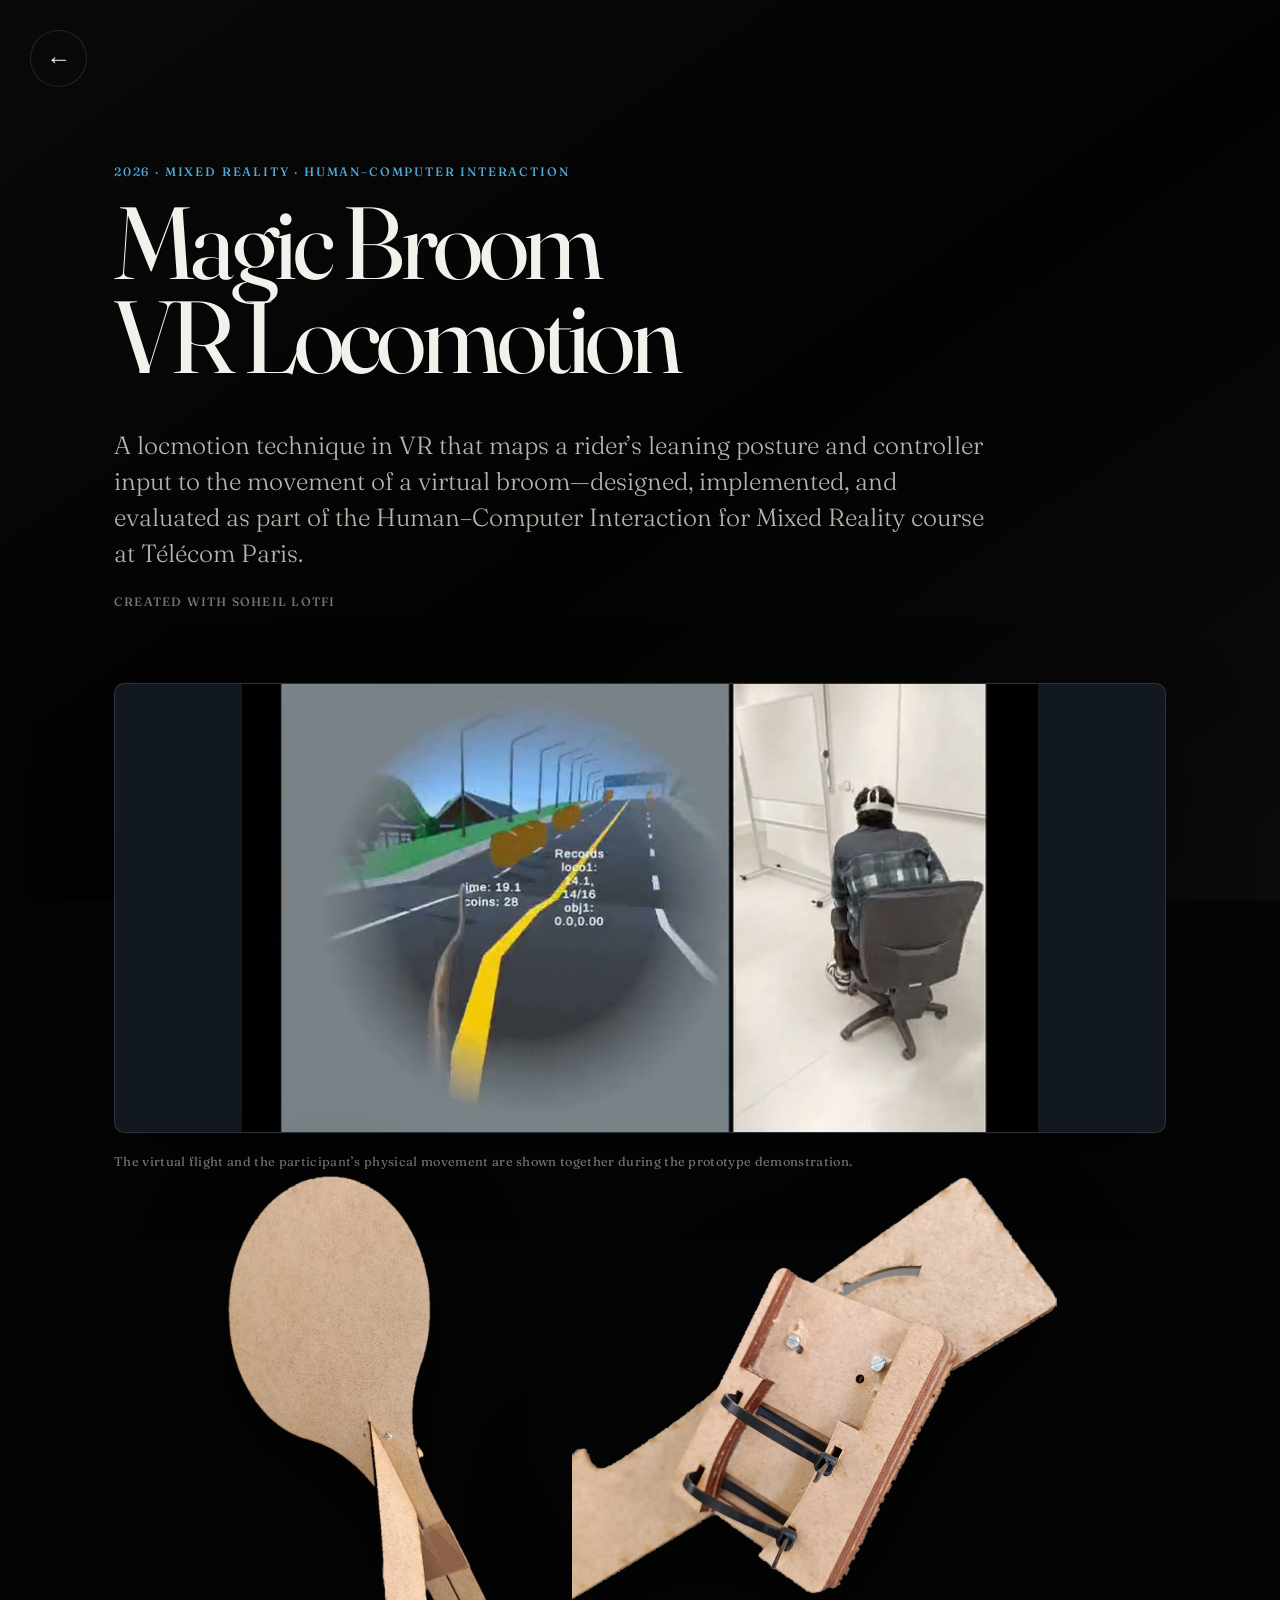
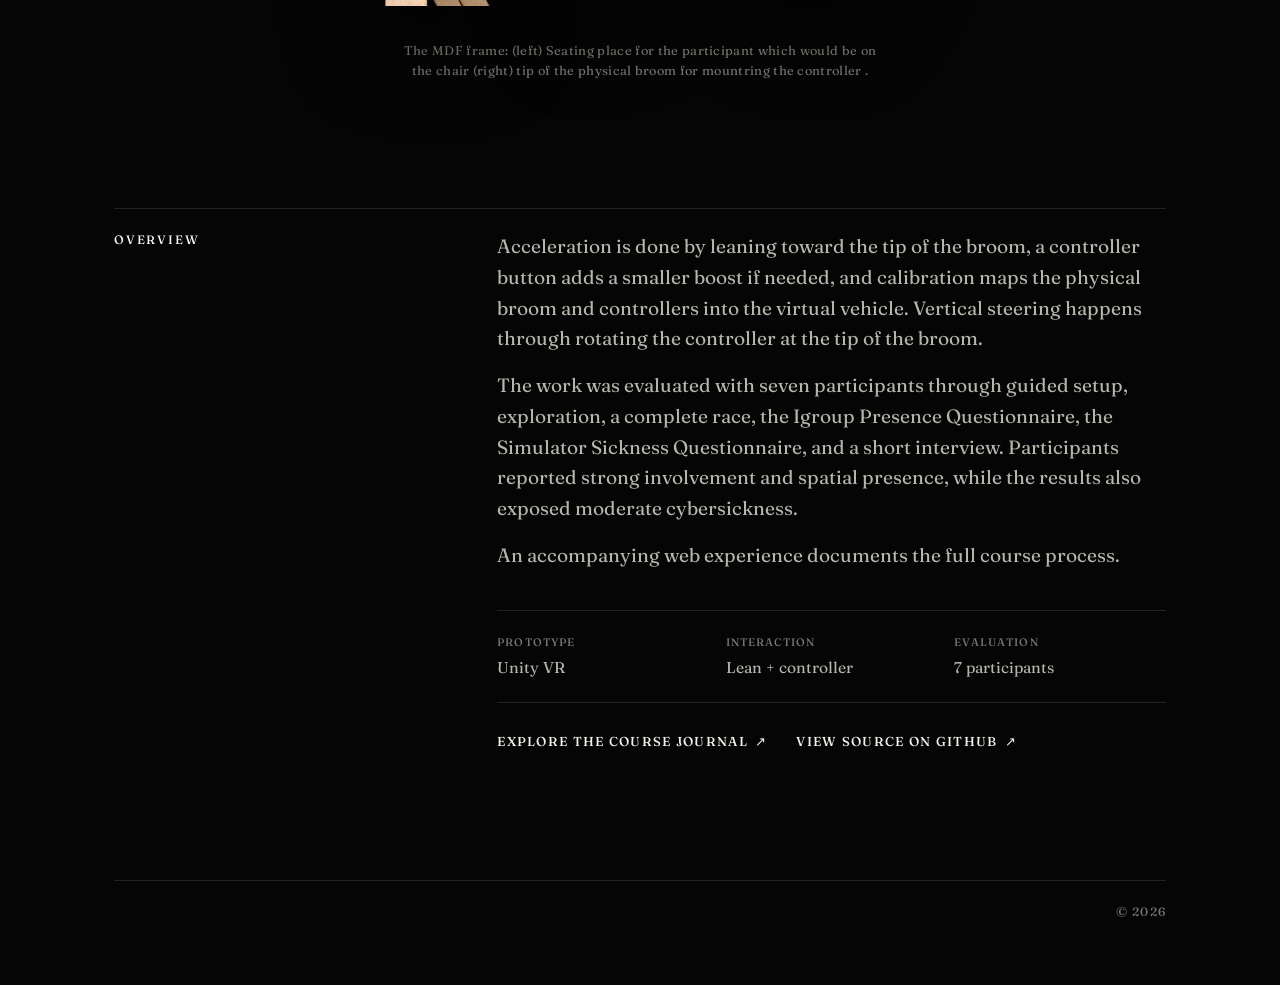
<file: VR Locomotion/index.html>
<!DOCTYPE html>
<html lang="en" data-theme="dark">

<head>
  <meta charset="UTF-8" />
  <meta name="viewport" content="width=device-width, initial-scale=1.0" />
  <title>Magic Broom VR Locomotion &mdash; Arsalan</title>
  <meta name="description"
    content="An embodied VR flying-locomotion prototype combining leaning and controller input, documented and evaluated for a mixed-reality HCI course." />

  <link rel="preconnect" href="https://fonts.googleapis.com" />
  <link rel="preconnect" href="https://fonts.gstatic.com" crossorigin />
  <link
    href="https://fonts.googleapis.com/css2?family=Fraunces:ital,opsz,wght@0,9..144,300..600;1,9..144,300..500&display=swap"
    rel="stylesheet" />

  <link rel="stylesheet" href="../style.css" />
  <link rel="stylesheet" href="project.css" />
</head>

<body>
  <div class="scroll-progress" aria-hidden="true"></div>

  <div class="page project-page">
    <a class="back-button" href="../index.html#projects" aria-label="Back to Projects">
      <span class="back-button__arrow" aria-hidden="true">&larr;</span>
    </a>

    <main>
      <header class="project-intro">
        <p class="project-kicker">2026 &middot; Mixed reality &middot; Human&ndash;computer interaction</p>
        <h1 class="project-title">Magic Broom<br />VR Locomotion</h1>
        <p class="project-lede">A locmotion technique in VR that maps a rider&rsquo;s leaning posture and controller
          input to the movement of a virtual broom&mdash;designed, implemented, and evaluated as part of the
          Human&ndash;Computer Interaction for Mixed Reality course at T&eacute;l&eacute;com Paris.</p>
        <p class="project-authors">Created with Soheil Lotfi</p>
      </header>

      <figure class="project-figure project-figure--hero">
        <video src="broom-demo.mp4" poster="broom-demo-poster.jpg"
          width="800" height="450" autoplay muted loop playsinline preload="metadata"
          aria-label="Split-screen Magic Broom demonstration showing the VR flying course and a seated participant steering by leaning"></video>
        <figcaption>The virtual flight and the participant&rsquo;s physical movement are shown together during the
          prototype demonstration.</figcaption>
      </figure>

      <figure class="project-figure project-figure--props">
        <div class="prop-pair">
          <img src="broom-prop.png"
            alt="The physical broom prop: an MDF board with a rounded head and a two-piece handle" loading="lazy"
            width="672" height="1075" />
          <img src="broom-mount.png" alt="Close-up of the mount on the broom shaft, held by screws and two cable ties"
            loading="lazy" width="964" height="865" />
        </div>
        <figcaption>The MDF frame: (left) Seating place for the participant which would be on the chair (right) tip of
          the physical broom for mountring the controller .</figcaption>
      </figure>

      <section class="project-summary" aria-labelledby="overview-title">
        <h2 id="overview-title">Overview</h2>
        <div class="project-summary__body">
          <p>Acceleration is done by leaning toward the tip of the broom, a controller button adds a smaller boost if needed, and calibration maps the physical broom and
            controllers into the virtual vehicle. Vertical steering happens through rotating the controller at the tip of the broom.</p>
          <p>The work was evaluated with seven participants through guided setup, exploration, a complete race, the
            Igroup Presence Questionnaire, the Simulator Sickness Questionnaire, and a short interview. Participants
            reported strong involvement and spatial presence, while the results also exposed moderate cybersickness.</p>
          <p>An accompanying web experience documents the full course process.</p>

          <dl class="project-facts">
            <div>
              <dt>Prototype</dt>
              <dd>Unity VR</dd>
            </div>
            <div>
              <dt>Interaction</dt>
              <dd>Lean + controller</dd>
            </div>
            <div>
              <dt>Evaluation</dt>
              <dd>7 participants</dd>
            </div>
          </dl>

          <div class="project-actions">
            <a class="source-link" href="https://arsalan-fard.github.io/Soheil-Arsalan_MR/" target="_blank"
              rel="noopener noreferrer">Explore the course journal <span aria-hidden="true">&nearr;</span></a>
            <a class="source-link" href="https://github.com/Arsalan-Fard/Soheil-Arsalan_MR" target="_blank"
              rel="noopener noreferrer">View source on GitHub <span aria-hidden="true">&nearr;</span></a>
          </div>
        </div>
      </section>



    </main>

    <footer class="project-footer">
      <span>&copy; <span data-year>2026</span></span>
    </footer>
  </div>

  <script src="../script.js"></script>
</body>

</html>
</file>
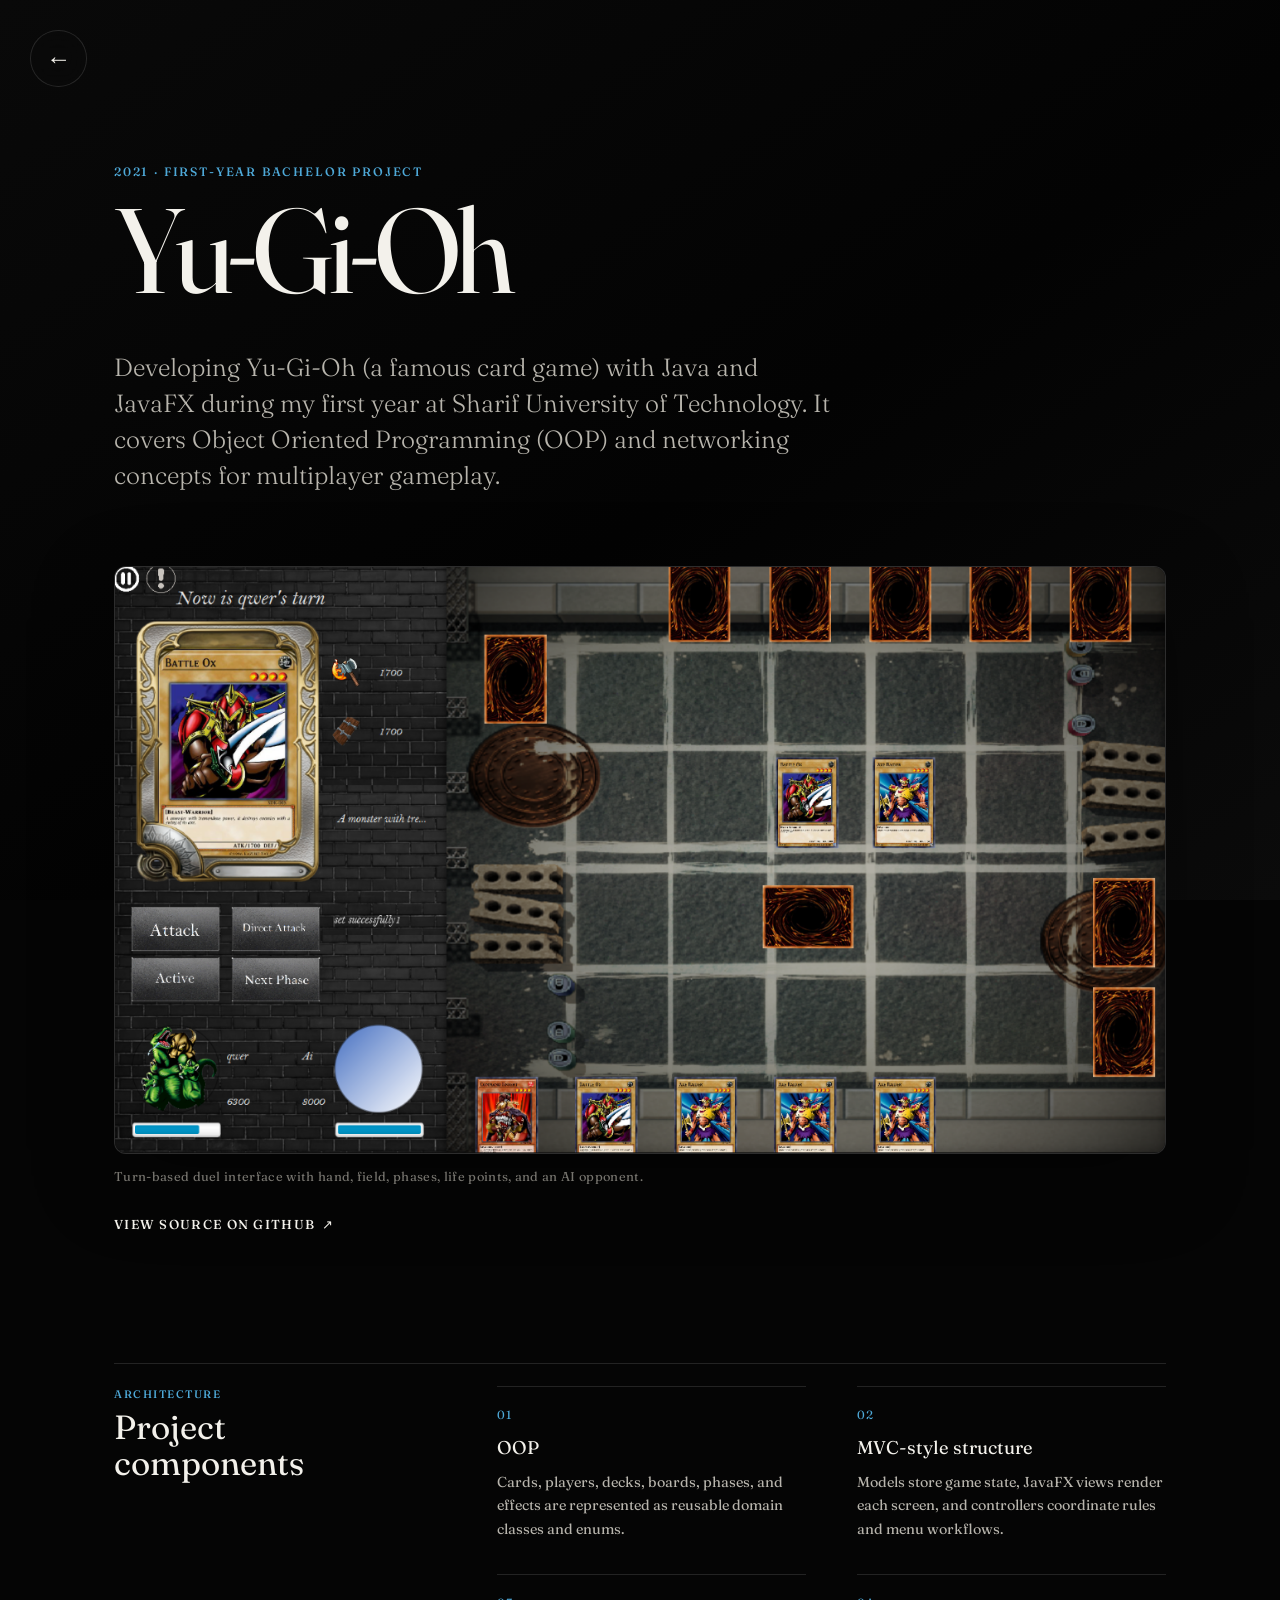
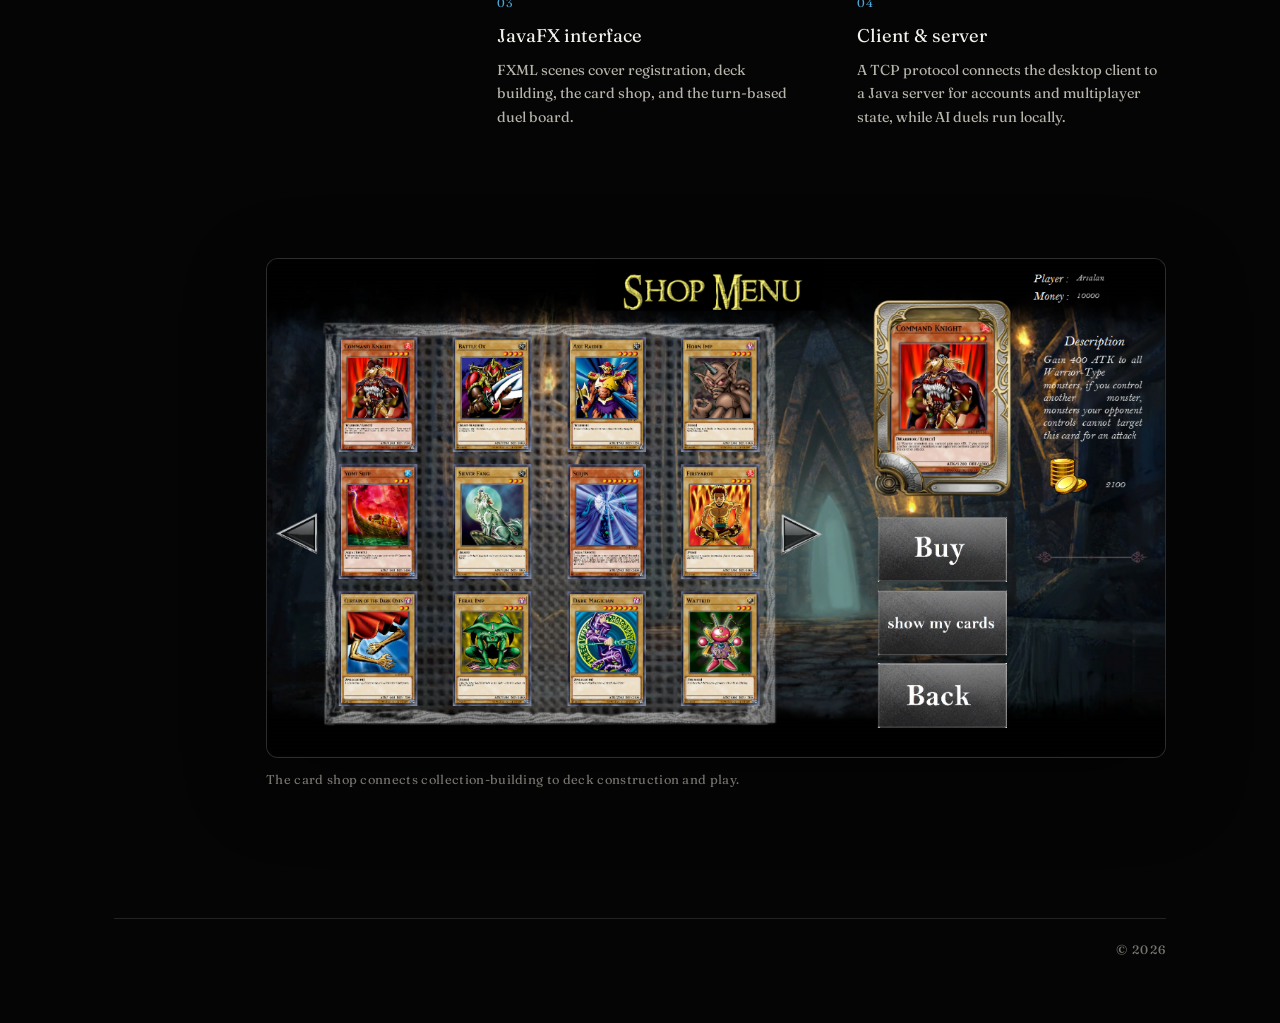
<file: YuGiOh/index.html>
<!DOCTYPE html>
<html lang="en" data-theme="dark">
<head>
  <meta charset="UTF-8" />
  <meta name="viewport" content="width=device-width, initial-scale=1.0" />
  <title>Yu-Gi-Oh &mdash; Arsalan</title>
  <meta name="description" content="A JavaFX client-server card game built as a first-year bachelor project at Sharif University of Technology." />

  <link rel="preconnect" href="https://fonts.googleapis.com" />
  <link rel="preconnect" href="https://fonts.gstatic.com" crossorigin />
  <link href="https://fonts.googleapis.com/css2?family=Fraunces:ital,opsz,wght@0,9..144,300..600;1,9..144,300..500&display=swap" rel="stylesheet" />

  <link rel="stylesheet" href="../style.css" />
  <link rel="stylesheet" href="project.css" />
</head>
<body>
  <div class="scroll-progress" aria-hidden="true"></div>

  <div class="page project-page">
    <a class="back-button" href="../index.html" aria-label="Back to Index of work">
      <span class="back-button__arrow" aria-hidden="true">&larr;</span>
    </a>

    <main>
      <header class="project-intro">
        <p class="project-kicker">2021 &middot; First-year bachelor project</p>
        <h1 class="project-title">Yu-Gi-Oh</h1>
        <p class="project-lede">Developing Yu-Gi-Oh (a famous card game) with Java and JavaFX during my first year at Sharif University of Technology. It covers Object Oriented Programming (OOP) and networking concepts for multiplayer gameplay.</p>

      </header>

      <figure class="project-figure project-figure--hero">
        <img src="2.png" alt="Yu-Gi-Oh duel board showing a match against the AI" width="1267" height="707" />
        <figcaption>Turn-based duel interface with hand, field, phases, life points, and an AI opponent.</figcaption>
                  <a class="source-link" href="https://github.com/Advanced-Programming-2021/project-team-33" target="_blank" rel="noopener noreferrer">View source on GitHub <span aria-hidden="true">&nearr;</span></a>

      </figure>

      <section class="project-components" aria-labelledby="components-title">
        <header class="project-components__heading">
          <p>Architecture</p>
          <h2 id="components-title">Project components</h2>
        </header>

        <div class="component-grid">
          <article class="component">
            <span aria-hidden="true">01</span>
            <h3>OOP</h3>
            <p>Cards, players, decks, boards, phases, and effects are represented as reusable domain classes and enums.</p>
          </article>
          <article class="component">
            <span aria-hidden="true">02</span>
            <h3>MVC-style structure</h3>
            <p>Models store game state, JavaFX views render each screen, and controllers coordinate rules and menu workflows.</p>
          </article>
          <article class="component">
            <span aria-hidden="true">03</span>
            <h3>JavaFX interface</h3>
            <p>FXML scenes cover registration, deck building, the card shop, and the turn-based duel board.</p>
          </article>
          <article class="component">
            <span aria-hidden="true">04</span>
            <h3>Client &amp; server</h3>
            <p>A TCP protocol connects the desktop client to a Java server for accounts and multiplayer state, while AI duels run locally.</p>
          </article>
        </div>
      </section>

    

      <figure class="project-figure project-figure--secondary">
        <img src="1.png" alt="Yu-Gi-Oh card shop interface with purchasable cards" loading="lazy" width="1272" height="705" />
        <figcaption>The card shop connects collection-building to deck construction and play.</figcaption>
      </figure>
    </main>

    <footer class="project-footer">
      <span>&copy; <span data-year>2026</span></span>
    </footer>
  </div>

  <script src="../script.js"></script>
</body>
</html>
</file>
<file: style.css>
/* =========================================================
   Index of Work — an editorial archive, not a card grid.
   Palette: black · soft white · a single ocean-blue accent.
   Type: Fraunces alone — display sizes down to the small caps labels.
   ========================================================= */

:root {
  --paper:      #050505;
  --paper-2:    #101010;
  --ink:        #f3f1eb;
  --ink-soft:   #b8b5ad;
  --ink-faint:  #77756f;
  --rule:       rgba(255, 255, 255, 0.12);
  --accent:     #4ea9d8;
  --live:       #4ea9d8;
  --pulse:      78, 169, 216;

  --serif: "Fraunces", Georgia, "Times New Roman", serif;

  --edge: clamp(1.25rem, 5vw, 5rem);   /* page side padding */
  --maxw: 1180px;

  color-scheme: dark;
}

/* ---------- dark / day theme ---------- */
[data-theme="dark"] {
  --paper:     #050505;
  --paper-2:   #101010;
  --ink:       #f3f1eb;
  --ink-soft:  #b8b5ad;
  --ink-faint: #77756f;
  --rule:      rgba(255, 255, 255, 0.12);
  --accent:    #4ea9d8;
  --live:      #4ea9d8;
  --pulse:     78, 169, 216;
  color-scheme: dark;
}
[data-theme="dark"] body {
  background-image: linear-gradient(145deg, #090909 0%, #030303 54%, #0b0b0b 100%);
}

/* ---------- reset-ish ---------- */
*, *::before, *::after { box-sizing: border-box; }
* { margin: 0; }
html { -webkit-text-size-adjust: 100%; }

body {
  background: var(--paper);
  color: var(--ink);
  font-family: var(--serif);
  font-optical-sizing: auto;
  font-size: 16px;
  line-height: 1.5;
  -webkit-font-smoothing: antialiased;
  text-rendering: optimizeLegibility;
  background-image: linear-gradient(145deg, #090909 0%, #030303 54%, #0b0b0b 100%);
  background-attachment: fixed;
}

img { display: block; max-width: 100%; height: auto; }
a { color: inherit; text-decoration: none; }

::selection { background: var(--accent); color: var(--paper); }

/* ---------- scroll progress hairline ---------- */
.scroll-progress {
  position: fixed;
  inset: 0 0 auto 0;
  height: 2px;
  background: var(--accent);
  transform: scaleX(0);
  transform-origin: 0 50%;
  z-index: 100;
  will-change: transform;
}

/* ---------- layout shell ---------- */
.page {
  max-width: var(--maxw);
  margin-inline: auto;
  padding: clamp(2rem, 7vw, 5.5rem) var(--edge) 4rem;
}

/* =========================================================
   MASTHEAD
   ========================================================= */
.masthead {
  display: flex;
  justify-content: space-between;
  align-items: flex-start;
  gap: 2rem;
  padding-bottom: clamp(2.5rem, 6vw, 4.5rem);
}

.masthead__id {
  display: flex;
  align-items: center;
  gap: clamp(1.2rem, 3vw, 2rem);
}

/* --- portrait: grayscale under an ocean-blue duotone, resolves
       to full colour on hover — same motif as the work thumbnails --- */
.masthead__portrait {
  position: relative;
  flex-shrink: 0;
  width: clamp(88px, 11vw, 128px);
  aspect-ratio: 1;
  border-radius: 50%;
  overflow: hidden;
  background: var(--paper-2);
  box-shadow: 0 0 0 1px var(--rule);
  isolation: isolate;
}
.masthead__portrait img {
  width: 100%;
  height: 100%;
  object-fit: cover;
  filter: grayscale(1) contrast(1.05) brightness(0.94);
  transition: filter 0.6s ease;
}
.masthead__portrait::after {
  content: "";
  position: absolute;
  inset: 0;
  background: linear-gradient(160deg, rgba(var(--pulse), 0.95) 0%, rgba(var(--pulse), 0.55) 100%);
  mix-blend-mode: color;
  transition: opacity 0.6s ease;
  pointer-events: none;
}
.masthead__portrait:hover img,
.masthead__id:hover .masthead__portrait img { filter: grayscale(0) contrast(1) brightness(1); }
.masthead__portrait:hover::after,
.masthead__id:hover .masthead__portrait::after { opacity: 0; }

.masthead__name {
  font-family: var(--serif);
  font-weight: 400;
  font-size: clamp(1.9rem, 4vw, 3rem);
  line-height: 1;
  letter-spacing: -0.01em;
}

.masthead__bio {
  font-family: var(--serif);
  font-style: italic;
  font-weight: 300;
  font-size: clamp(1.02rem, 2vw, 1.3rem);
  color: var(--ink-soft);
  max-width: 42ch;
  margin-top: 1rem;
  line-height: 1.4;
}

.masthead__meta {
  display: flex;
  flex-direction: column;
  align-items: flex-end;
  gap: 1rem;
  flex-shrink: 0;
  padding-top: 0.35rem;
}

/* profile links */
.links {
  display: flex;
  flex-direction: column;
  align-items: flex-end;
  gap: 0.4rem;
  font-family: var(--serif);
  font-size: 0.88rem;
  font-weight: 500;
  letter-spacing: 0.015em;
}
.links a {
  display: inline-flex;
  align-items: center;
  gap: 0.3rem;
  color: var(--ink-soft);
  transition: color 0.25s ease;
}
.links a:hover,
.links a:focus-visible { color: var(--accent); }
.links__arrow {
  font-size: 0.85em;
  transition: transform 0.3s cubic-bezier(0.22, 1, 0.36, 1);
}
.links a:hover .links__arrow,
.links a:focus-visible .links__arrow { transform: translate(2px, -2px); }

/* theme toggle */
.theme-toggle {
  display: inline-flex;
  align-items: center;
  gap: 0.45rem;
  padding: 0.4rem 0.78rem;
  background: transparent;
  border: 1px solid var(--rule);
  border-radius: 999px;
  color: var(--ink-soft);
  font-family: var(--serif);
  font-size: 0.7rem;
  font-weight: 500;
  letter-spacing: 0.14em;
  text-transform: uppercase;
  cursor: pointer;
  transition: color 0.25s ease, border-color 0.25s ease;
}
.theme-toggle:hover,
.theme-toggle:focus-visible {
  color: var(--accent);
  border-color: var(--accent);
}
.theme-toggle__icon { display: inline-block; }
.icon-sun { display: none; }
[data-theme="dark"] .icon-moon { display: none; }
[data-theme="dark"] .icon-sun { display: inline-block; }

/* =========================================================
   SECTION TABS
   ========================================================= */
.work-tabs {
  display: flex;
  justify-content: flex-start;
  margin: 0;
  border-bottom: 1px solid var(--rule);
}

.work-tabs__rail {
  display: flex;
  align-items: flex-end;
  gap: clamp(1.6rem, 4vw, 3rem);
}

.work-tab {
  position: relative;
  display: inline-flex;
  align-items: baseline;
  justify-content: flex-start;
  gap: 0.5rem;
  min-height: 0;
  padding: 0 0 0.85rem;
  border: 0;
  border-radius: 0;
  background: transparent;
  color: var(--ink-faint);
  /* same editorial voice as the work titles below, one step down in scale */
  font-family: var(--serif);
  font-size: clamp(1.05rem, 2.2vw, 1.32rem);
  font-weight: 400;
  line-height: 1.1;
  letter-spacing: -0.005em;
  cursor: pointer;
  transition: color 0.25s ease;
}

.work-tab:hover {
  color: var(--ink);
}

.work-tab[aria-selected="true"] {
  color: var(--ink);
}

.work-tab[aria-selected="true"]::after {
  content: "";
  position: absolute;
  right: 0;
  bottom: -1px;
  left: 0;
  height: 2px;
  background: var(--accent);
}

/* the count keeps the mono label voice — the serif + mono pairing
   used by every work row (title + meta/year) */
.work-tab__count {
  color: var(--accent);
  font-family: var(--serif);
  font-size: 0.68rem;
  font-weight: 500;
  letter-spacing: 0.14em;
  text-transform: uppercase;
  transform: translateY(-0.35em);
}

.tab-panel[hidden] {
  display: none;
}

.tab-panel:not([hidden]) {
  animation: tab-enter 0.4s cubic-bezier(0.22, 1, 0.36, 1);
}

#panel-projects .work:first-child::before,
#panel-projects .work:first-child::after {
  display: none;
}

@keyframes tab-enter {
  from { opacity: 0; transform: translateY(9px); }
  to { opacity: 1; transform: translateY(0); }
}

.publications-empty {
  display: grid;
  grid-template-columns: minmax(9rem, 0.45fr) minmax(0, 1fr);
  gap: 0.75rem clamp(2rem, 8vw, 7rem);
  min-height: 310px;
  padding: clamp(2.2rem, 6vw, 4.5rem) 0;
  border-bottom: 1px solid var(--rule);
  align-content: center;
}

.publications-empty__kicker {
  grid-row: 1 / span 3;
  color: var(--accent);
  font-size: 0.7rem;
  font-weight: 500;
  letter-spacing: 0.14em;
  text-transform: uppercase;
}

.publications-empty h2 {
  max-width: 18ch;
  font-family: var(--serif);
  font-size: clamp(1.8rem, 4vw, 3rem);
  font-weight: 400;
  line-height: 1.08;
}

.publications-empty > p:not(.publications-empty__kicker) {
  max-width: 52ch;
  color: var(--ink-soft);
  font-family: var(--serif);
  font-size: clamp(1rem, 1.8vw, 1.12rem);
}

.publications-empty a {
  width: fit-content;
  margin-top: 0.65rem;
  color: var(--ink);
  font-size: 0.74rem;
  font-weight: 500;
  letter-spacing: 0.12em;
  text-transform: uppercase;
  transition: color 0.25s ease, transform 0.25s ease;
}

.publications-empty a:hover,
.publications-empty a:focus-visible {
  color: var(--accent);
  transform: translateX(3px);
}

/* =========================================================
   WORKS — the index
   ========================================================= */
.works { list-style: none; padding: 0; }

.work { position: relative; }

/* top rule for every row */
.work::before {
  content: "";
  position: absolute;
  inset: 0 0 auto 0;
  height: 1px;
  background: var(--rule);
}
/* accent rule that sweeps across on hover */
.work::after {
  content: "";
  position: absolute;
  inset: 0 0 auto 0;
  height: 1px;
  background: var(--accent);
  transform: scaleX(0);
  transform-origin: 0 50%;
  transition: transform 0.55s cubic-bezier(0.22, 1, 0.36, 1);
}
.work:hover::after,
.work:focus-within::after { transform: scaleX(1); }

.work__link {
  display: grid;
  grid-template-columns: clamp(200px, 30vw, 400px) 1fr auto;
  gap: clamp(1.1rem, 3.5vw, 3rem);
  align-items: start;
  padding: clamp(1.8rem, 4.5vw, 3.4rem) 0;
}

/* --- thumbnail --- */
.work__thumb {
  display: block;
  overflow: hidden;
  border-radius: 10px;
  background: var(--paper-2);
  aspect-ratio: 16 / 10;
  position: relative;
}
.work__thumb img {
  width: 100%;
  height: 100%;
  object-fit: cover;
  /* duotone-ish at rest, resolves to full colour on hover */
  filter: grayscale(1) contrast(1.04) brightness(1.02);
  transform: scale(1.015);
  transition: filter 0.6s ease, transform 0.7s cubic-bezier(0.22, 1, 0.36, 1);
}
.work:hover .work__thumb img,
.work:focus-within .work__thumb img {
  filter: grayscale(0) contrast(1);
  transform: scale(1.05);
}

.work__thumb--contain {
  background: #202020;
}

.work__thumb--contain img {
  object-fit: contain;
  transform: scale(1);
}

.work__thumb--paper {
  background: #eef3f5;
}

.work:hover .work__thumb--contain img,
.work:focus-within .work__thumb--contain img {
  transform: scale(1.025);
}

/* --- body text --- */
.work__body { padding-top: 0.15rem; }

.work__status {
  display: flex;
  align-items: center;
  gap: 0.5rem;
  width: fit-content;
  font-family: var(--serif);
  font-size: 0.7rem;
  font-weight: 500;
  letter-spacing: 0.16em;
  text-transform: uppercase;
  color: var(--accent);
  margin-top: 0.7rem;
}
.work__dot {
  width: 7px;
  height: 7px;
  border-radius: 50%;
  background: var(--live);
  box-shadow: 0 0 0 0 rgba(var(--pulse), 0.55);
  animation: pulse 2.4s ease-out infinite;
}
@keyframes pulse {
  0%   { box-shadow: 0 0 0 0 rgba(var(--pulse), 0.5); }
  70%  { box-shadow: 0 0 0 9px rgba(var(--pulse), 0); }
  100% { box-shadow: 0 0 0 0 rgba(var(--pulse), 0); }
}

.work__title {
  font-family: var(--serif);
  font-weight: 400;
  font-size: clamp(1.5rem, 3.4vw, 2.15rem);
  line-height: 1.04;
  letter-spacing: -0.01em;
  display: inline-block;
  position: relative;
}
/* the title gets its own fine underline that draws on hover */
.work__title::after {
  content: "";
  position: absolute;
  left: 0;
  bottom: -0.12em;
  width: 100%;
  height: 1.5px;
  background: var(--accent);
  transform: scaleX(0);
  transform-origin: 0 50%;
  transition: transform 0.5s cubic-bezier(0.22, 1, 0.36, 1) 0.04s;
}
.work:hover .work__title::after,
.work:focus-within .work__title::after { transform: scaleX(1); }

.work__meta {
  display: block;
  font-family: var(--serif);
  font-size: 0.78rem;
  font-weight: 500;
  letter-spacing: 0.1em;
  color: var(--ink-faint);
  text-transform: uppercase;
  margin-top: 0.8rem;
}
.work__desc {
  font-family: var(--serif);
  font-size: clamp(0.98rem, 1.6vw, 1.12rem);
  color: var(--ink-soft);
  max-width: 42ch;
  margin-top: 0.7rem;
  line-height: 1.45;
}

/* --- year + arrow on the right --- */
.work__year {
  font-family: var(--serif);
  font-size: 0.88rem;
  font-variant-numeric: tabular-nums;
  color: var(--ink-faint);
  padding-top: 0.4rem;
  white-space: nowrap;
  transition: color 0.35s ease;
}
.work__arrow {
  display: inline-block;
  margin-left: 0.2rem;
  transform: translate(-2px, 2px);
  opacity: 0;
  transition: transform 0.4s cubic-bezier(0.22, 1, 0.36, 1), opacity 0.4s ease;
}
.work:hover .work__year,
.work:focus-within .work__year { color: var(--accent); }
.work:hover .work__arrow,
.work:focus-within .work__arrow { opacity: 1; transform: translate(0, 0); }

/* =========================================================
   CURRENT (top) project — set apart as "alive"
   ========================================================= */
.work--current .work__title { font-size: clamp(1.9rem, 4.6vw, 2.9rem); }
.work--current .work__desc  { font-size: clamp(1.04rem, 1.8vw, 1.2rem); max-width: 46ch; }

/* a slow sheen that periodically passes over the current thumbnail */
.work--current .work__thumb::after {
  content: "";
  position: absolute;
  inset: 0;
  background: linear-gradient(105deg, transparent 35%, rgba(255, 255, 255, 0.28) 50%, transparent 65%);
  transform: translateX(-120%);
  animation: sheen 7s ease-in-out infinite;
  pointer-events: none;
}
@keyframes sheen {
  0%, 62%  { transform: translateX(-120%); }
  78%      { transform: translateX(120%); }
  100%     { transform: translateX(120%); }
}

/* =========================================================
   COLOPHON
   ========================================================= */
.colophon {
  display: flex;
  justify-content: space-between;
  margin-top: clamp(2.5rem, 6vw, 4rem);
  padding-top: 1.4rem;
  border-top: 1px solid var(--rule);
  font-family: var(--serif);
  font-size: 0.76rem;
  font-weight: 500;
  letter-spacing: 0.1em;
  text-transform: uppercase;
  color: var(--ink-faint);
}

/* =========================================================
   SCROLL REVEAL
   ========================================================= */
.work.is-hidden {
  opacity: 0;
  transform: translateY(26px);
}
.work.is-visible {
  opacity: 1;
  transform: translateY(0);
  transition: opacity 0.8s ease, transform 0.8s cubic-bezier(0.22, 1, 0.36, 1);
}

/* =========================================================
   RESPONSIVE — stack the row on narrow screens
   ========================================================= */
@media (max-width: 720px) {
  .work-tabs {
    justify-content: flex-start;
  }

  .publications-empty {
    grid-template-columns: 1fr;
    align-content: start;
  }

  .publications-empty__kicker {
    grid-row: auto;
    margin-bottom: 1rem;
  }

  .work__link {
    grid-template-columns: 1fr;
    gap: 1.1rem;
  }
  .work__year { display: none; }
  .work__thumb { max-width: 100%; }
  .work__desc { max-width: 60ch; }
  .masthead {
    flex-direction: column;
    gap: 1.5rem;
  }
  .masthead__meta { align-items: flex-start; }
  .links { align-items: flex-start; }
}

/* =========================================================
   MOTION & ACCESSIBILITY
   ========================================================= */
.work__link:focus-visible {
  outline: 2px solid var(--accent);
  outline-offset: 6px;
  border-radius: 2px;
}
.theme-toggle:focus-visible,
.links a:focus-visible,
.work-tab:focus-visible,
.publications-empty a:focus-visible {
  outline: 2px solid var(--accent);
  outline-offset: 3px;
  border-radius: 4px;
}

@media (prefers-reduced-motion: reduce) {
  *, *::before, *::after {
    animation: none !important;
    transition-duration: 0.001ms !important;
  }
  .work.is-hidden { opacity: 1; transform: none; }
}
</file>
<file: Aphasia/project.css>
.project-page {
  padding-top: clamp(1.5rem, 4vw, 3rem);
}

.project-footer {
  display: flex;
  align-items: center;
  justify-content: flex-end;
  gap: 1rem;
}

/* ---------- big back button, pinned to the top-left of the viewport ---------- */
.back-button {
  position: fixed;
  top: clamp(1rem, 2.4vw, 1.9rem);
  left: clamp(1rem, 2.4vw, 1.9rem);
  z-index: 90;
  display: inline-flex;
  align-items: center;
  justify-content: center;
  width: clamp(3.1rem, 4.4vw, 3.6rem);
  height: clamp(3.1rem, 4.4vw, 3.6rem);
  border: 1px solid var(--rule);
  border-radius: 50%;
  background: rgba(10, 10, 10, 0.72);
  -webkit-backdrop-filter: blur(12px);
  backdrop-filter: blur(12px);
  color: var(--ink);
  transition: color 0.25s ease, border-color 0.25s ease, background 0.25s ease;
}

.back-button__arrow {
  font-size: 1.55rem;
  line-height: 1;
  transition: transform 0.25s ease;
}

.back-button:hover,
.back-button:focus-visible {
  color: var(--accent);
  border-color: var(--accent);
  background: rgba(var(--pulse), 0.12);
}

.back-button:hover .back-button__arrow,
.back-button:focus-visible .back-button__arrow {
  transform: translateX(-4px);
}

.back-button:focus-visible {
  outline: 2px solid var(--accent);
  outline-offset: 4px;
}

.source-link {
  display: inline-flex;
  align-items: center;
  gap: 0.45rem;
  color: var(--ink-soft);
  font-family: var(--serif);
  font-size: 0.81rem;
  letter-spacing: 0.1em;
  text-transform: uppercase;
  transition: color 0.25s ease, transform 0.25s ease;
  font-weight: 500;
}

.source-link:hover,
.source-link:focus-visible {
  color: var(--accent);
}

.project-intro {
  padding: clamp(3.5rem, 9vw, 7.5rem) 0 clamp(2.5rem, 6vw, 4.5rem);
}

.project-kicker {
  color: var(--accent);
  font-size: 0.76rem;
  font-weight: 500;
  letter-spacing: 0.15em;
  text-transform: uppercase;
}

.project-title {
  margin-top: 0.85rem;
  font-family: var(--serif);
  font-size: clamp(3.2rem, 9vw, 7rem);
  font-weight: 400;
  letter-spacing: -0.045em;
  line-height: 0.88;
}

.project-lede {
  max-width: 55ch;
  margin-top: clamp(1.6rem, 4vw, 2.8rem);
  color: var(--ink-soft);
  font-family: var(--serif);
  font-size: clamp(1.15rem, 2.5vw, 1.55rem);
  font-weight: 300;
  line-height: 1.45;
}

.project-tags {
  display: flex;
  flex-wrap: wrap;
  gap: 0.55rem;
  margin-top: 2rem;
  padding: 0;
  list-style: none;
}

.project-tags li {
  padding: 0.38rem 0.7rem;
  border: 1px solid var(--rule);
  border-radius: 999px;
  color: var(--ink-faint);
  font-size: 0.72rem;
  letter-spacing: 0.1em;
  text-transform: uppercase;
  font-weight: 500;
}

.project-figure {
  margin: 0;
}

.project-figure img {
  width: 100%;
  border: 1px solid var(--rule);
  border-radius: 12px;
  background: #171a16;
  box-shadow: 0 22px 70px rgba(26, 24, 19, 0.14);
}

[data-theme="dark"] .project-figure img {
  box-shadow: 0 24px 80px rgba(0, 0, 0, 0.34);
}

.project-figure figcaption {
  margin-top: 0.8rem;
  color: var(--ink-faint);
  font-size: 0.8rem;
  letter-spacing: 0.025em;
}

.project-summary {
  display: grid;
  grid-template-columns: minmax(8rem, 0.42fr) minmax(0, 1fr);
  gap: clamp(2rem, 8vw, 8rem);
  margin: clamp(4rem, 10vw, 8rem) 0;
  padding-top: 1.4rem;
  border-top: 1px solid var(--rule);
}

.project-summary > h2 {
  font-family: var(--serif);
  font-size: 0.76rem;
  font-weight: 500;
  letter-spacing: 0.15em;
  text-transform: uppercase;
}

.project-summary__body {
  max-width: 66ch;
}

.project-summary__body > p {
  color: var(--ink-soft);
  font-family: var(--serif);
  font-size: clamp(1.05rem, 2vw, 1.25rem);
  line-height: 1.55;
}

.project-summary__body > p + p {
  margin-top: 1rem;
}

.project-facts {
  display: grid;
  grid-template-columns: repeat(3, 1fr);
  gap: 1rem;
  margin-top: 2.5rem;
  padding: 1.4rem 0;
  border-top: 1px solid var(--rule);
  border-bottom: 1px solid var(--rule);
}

.project-facts dt {
  color: var(--ink-faint);
  font-size: 0.68rem;
  letter-spacing: 0.1em;
  text-transform: uppercase;
  font-weight: 500;
}

.project-facts dd {
  margin-top: 0.4rem;
  color: var(--ink-soft);
  font-family: var(--serif);
  font-size: 0.98rem;
}

.source-link {
  margin-top: 1.8rem;
  color: var(--ink);
}

.project-footer {
  margin-top: clamp(4rem, 10vw, 8rem);
  padding-top: 1.4rem;
  border-top: 1px solid var(--rule);
  color: var(--ink-faint);
  font-size: 0.76rem;
  letter-spacing: 0.1em;
  text-transform: uppercase;
  font-weight: 500;
}

.source-link:focus-visible {
  outline: 2px solid var(--accent);
  outline-offset: 4px;
  border-radius: 2px;
}

@media (max-width: 720px) {
  .project-summary {
    grid-template-columns: 1fr;
    gap: 1.5rem;
  }

  .project-facts {
    grid-template-columns: 1fr;
  }

  .project-figure img {
    border-radius: 8px;
  }
}
</file>
<file: Digital Participatory Mapping/project.css>
.project-page {
  padding-top: clamp(1.5rem, 4vw, 3rem);
}

.project-footer {
  display: flex;
  align-items: center;
  justify-content: flex-end;
  gap: 1rem;
}

/* ---------- big back button, pinned to the top-left of the viewport ---------- */
.back-button {
  position: fixed;
  top: clamp(1rem, 2.4vw, 1.9rem);
  left: clamp(1rem, 2.4vw, 1.9rem);
  z-index: 90;
  display: inline-flex;
  align-items: center;
  justify-content: center;
  width: clamp(3.1rem, 4.4vw, 3.6rem);
  height: clamp(3.1rem, 4.4vw, 3.6rem);
  border: 1px solid var(--rule);
  border-radius: 50%;
  background: rgba(10, 10, 10, 0.72);
  -webkit-backdrop-filter: blur(12px);
  backdrop-filter: blur(12px);
  color: var(--ink);
  transition: color 0.25s ease, border-color 0.25s ease, background 0.25s ease;
}

.back-button__arrow {
  font-size: 1.55rem;
  line-height: 1;
  transition: transform 0.25s ease;
}

.back-button:hover,
.back-button:focus-visible {
  color: var(--accent);
  border-color: var(--accent);
  background: rgba(var(--pulse), 0.12);
}

.back-button:hover .back-button__arrow,
.back-button:focus-visible .back-button__arrow {
  transform: translateX(-4px);
}

.back-button:focus-visible {
  outline: 2px solid var(--accent);
  outline-offset: 4px;
}

.source-link {
  display: inline-flex;
  align-items: center;
  gap: 0.45rem;
  color: var(--ink-soft);
  font-family: var(--serif);
  font-size: 0.81rem;
  letter-spacing: 0.1em;
  text-transform: uppercase;
  transition: color 0.25s ease, transform 0.25s ease;
  font-weight: 500;
}

.source-link:hover,
.source-link:focus-visible {
  color: var(--accent);
}

.project-intro {
  padding: clamp(3.5rem, 9vw, 7.5rem) 0 clamp(2.5rem, 6vw, 4.5rem);
}

.project-kicker {
  color: var(--accent);
  font-size: 0.76rem;
  font-weight: 500;
  letter-spacing: 0.15em;
  text-transform: uppercase;
}

.project-title {
  margin-top: 0.85rem;
  font-family: var(--serif);
  font-size: clamp(2.3rem, 5.6vw, 4.5rem);
  font-weight: 400;
  letter-spacing: -0.045em;
  line-height: 0.92;
}

.project-subtitle {
  max-width: 44ch;
  margin-top: 1rem;
  color: var(--ink-soft);
  font-family: var(--serif);
  font-size: clamp(1.05rem, 2.2vw, 1.45rem);
  font-weight: 300;
  font-style: italic;
  line-height: 1.3;
}

.project-lede {
  max-width: 58ch;
  margin-top: clamp(1.6rem, 4vw, 2.8rem);
  color: var(--ink-soft);
  font-family: var(--serif);
  font-size: clamp(1.15rem, 2.5vw, 1.55rem);
  font-weight: 300;
  line-height: 1.45;
}

.project-authors {
  max-width: 74ch;
  margin-top: 1.3rem;
  color: var(--ink-faint);
  font-size: 0.82rem;
  line-height: 1.7;
}

.project-figure {
  margin: 0;
}

.project-figure img {
  width: 100%;
  border: 1px solid var(--rule);
  border-radius: 10px;
  background: #eef3f5;
  box-shadow: 0 24px 80px rgba(0, 0, 0, 0.38);
}

.project-figure figcaption {
  margin-top: 0.8rem;
  color: var(--ink-faint);
  font-size: 0.8rem;
  letter-spacing: 0.025em;
}

.project-summary,
.method-types {
  display: grid;
  grid-template-columns: minmax(8rem, 0.42fr) minmax(0, 1fr);
  gap: clamp(2rem, 8vw, 8rem);
  margin: clamp(4rem, 10vw, 8rem) 0;
  padding-top: 1.4rem;
  border-top: 1px solid var(--rule);
}

.project-summary > h2 {
  font-family: var(--serif);
  font-size: 0.76rem;
  font-weight: 500;
  letter-spacing: 0.15em;
  text-transform: uppercase;
}

.project-summary__body {
  max-width: 69ch;
}

.project-summary__body > p {
  color: var(--ink-soft);
  font-family: var(--serif);
  font-size: clamp(1.02rem, 2vw, 1.2rem);
  line-height: 1.6;
}

.project-summary__body > p + p {
  margin-top: 1rem;
}

.project-facts {
  display: grid;
  grid-template-columns: repeat(3, 1fr);
  gap: 1rem;
  margin-top: 2.5rem;
  padding: 1.4rem 0;
  border-top: 1px solid var(--rule);
  border-bottom: 1px solid var(--rule);
}

.project-facts dt {
  color: var(--ink-faint);
  font-size: 0.68rem;
  letter-spacing: 0.1em;
  text-transform: uppercase;
  font-weight: 500;
}

.project-facts dd {
  margin-top: 0.4rem;
  color: var(--ink-soft);
  font-family: var(--serif);
  font-size: 0.98rem;
}

.project-actions {
  display: flex;
  flex-wrap: wrap;
  gap: 0.8rem 1.8rem;
  margin-top: 1.8rem;
}

.source-link {
  color: var(--ink);
}

.method-types__heading > p {
  color: var(--accent);
  font-size: 0.68rem;
  font-weight: 500;
  letter-spacing: 0.14em;
  text-transform: uppercase;
}

.method-types__heading h2 {
  max-width: 13ch;
  margin-top: 0.55rem;
  font-family: var(--serif);
  font-size: clamp(1.5rem, 3vw, 2.1rem);
  font-weight: 400;
  line-height: 1.08;
}

.method-types__grid {
  display: grid;
  grid-template-columns: repeat(3, minmax(0, 1fr));
  gap: clamp(1.3rem, 3vw, 2.4rem);
}

.method-types--four .method-types__grid {
  grid-template-columns: repeat(2, minmax(0, 1fr));
  gap: clamp(1.8rem, 3vw, 2.6rem) clamp(1.3rem, 3vw, 2.4rem);
}

.method-types article {
  padding-top: 0.9rem;
  border-top: 1px solid var(--rule);
}

.method-types article > span {
  color: var(--accent);
  font-size: 0.74rem;
}

.method-types h3 {
  margin-top: 0.55rem;
  font-family: var(--serif);
  font-size: 1.2rem;
  font-weight: 400;
}

.method-types article p {
  margin-top: 0.6rem;
  color: var(--ink-soft);
  font-size: 0.9rem;
  line-height: 1.65;
}

.project-footer {
  margin-top: clamp(4rem, 10vw, 8rem);
  padding-top: 1.4rem;
  border-top: 1px solid var(--rule);
  color: var(--ink-faint);
  font-size: 0.76rem;
  letter-spacing: 0.1em;
  text-transform: uppercase;
  font-weight: 500;
}

.source-link:focus-visible {
  outline: 2px solid var(--accent);
  outline-offset: 4px;
  border-radius: 2px;
}

@media (max-width: 720px) {
  .project-summary,
  .method-types {
    grid-template-columns: 1fr;
    gap: 1.5rem;
  }

  .project-facts,
  .method-types__grid,
  .method-types--four .method-types__grid {
    grid-template-columns: 1fr;
  }

  .method-types__heading h2 {
    max-width: none;
  }

  .project-figure img {
    border-radius: 7px;
  }
}
</file>
<file: Graph-RAG/project.css>
.project-page {
  padding-top: clamp(1.5rem, 4vw, 3rem);
}

.project-footer {
  display: flex;
  align-items: center;
  justify-content: flex-end;
  gap: 1rem;
}

/* ---------- big back button, pinned to the top-left of the viewport ---------- */
.back-button {
  position: fixed;
  top: clamp(1rem, 2.4vw, 1.9rem);
  left: clamp(1rem, 2.4vw, 1.9rem);
  z-index: 90;
  display: inline-flex;
  align-items: center;
  justify-content: center;
  width: clamp(3.1rem, 4.4vw, 3.6rem);
  height: clamp(3.1rem, 4.4vw, 3.6rem);
  border: 1px solid var(--rule);
  border-radius: 50%;
  background: rgba(10, 10, 10, 0.72);
  -webkit-backdrop-filter: blur(12px);
  backdrop-filter: blur(12px);
  color: var(--ink);
  transition: color 0.25s ease, border-color 0.25s ease, background 0.25s ease;
}

.back-button__arrow {
  font-size: 1.55rem;
  line-height: 1;
  transition: transform 0.25s ease;
}

.back-button:hover,
.back-button:focus-visible {
  color: var(--accent);
  border-color: var(--accent);
  background: rgba(var(--pulse), 0.12);
}

.back-button:hover .back-button__arrow,
.back-button:focus-visible .back-button__arrow {
  transform: translateX(-4px);
}

.back-button:focus-visible {
  outline: 2px solid var(--accent);
  outline-offset: 4px;
}

.source-link {
  display: inline-flex;
  align-items: center;
  gap: 0.45rem;
  color: var(--ink-soft);
  font-family: var(--serif);
  font-size: 0.81rem;
  letter-spacing: 0.1em;
  text-transform: uppercase;
  transition: color 0.25s ease, transform 0.25s ease;
  font-weight: 500;
}

.source-link:hover,
.source-link:focus-visible {
  color: var(--accent);
}

.project-intro {
  padding: clamp(3.5rem, 9vw, 7.5rem) 0 clamp(2.5rem, 6vw, 4.5rem);
}

.project-kicker {
  color: var(--accent);
  font-size: 0.76rem;
  font-weight: 500;
  letter-spacing: 0.15em;
  text-transform: uppercase;
}

.project-title {
  margin-top: 0.85rem;
  font-family: var(--serif);
  font-size: clamp(3rem, 8vw, 6.5rem);
  font-weight: 400;
  letter-spacing: -0.045em;
  line-height: 0.92;
}

.project-lede {
  max-width: 58ch;
  margin-top: clamp(1.6rem, 4vw, 2.8rem);
  color: var(--ink-soft);
  font-family: var(--serif);
  font-size: clamp(1.15rem, 2.5vw, 1.55rem);
  font-weight: 300;
  line-height: 1.45;
}

.project-authors {
  max-width: 74ch;
  margin-top: 1.3rem;
  color: var(--ink-faint);
  font-size: 0.82rem;
  line-height: 1.7;
}

.project-figure {
  margin: 0;
}

.project-figure img {
  width: 100%;
  border: 1px solid var(--rule);
  border-radius: 10px;
  background: #eef3f5;
  box-shadow: 0 24px 80px rgba(0, 0, 0, 0.38);
}

.project-figure figcaption {
  margin-top: 0.8rem;
  color: var(--ink-faint);
  font-size: 0.8rem;
  letter-spacing: 0.025em;
}

.project-summary,
.method-types {
  display: grid;
  grid-template-columns: minmax(8rem, 0.42fr) minmax(0, 1fr);
  gap: clamp(2rem, 8vw, 8rem);
  margin: clamp(4rem, 10vw, 8rem) 0;
  padding-top: 1.4rem;
  border-top: 1px solid var(--rule);
}

.project-summary > h2 {
  font-family: var(--serif);
  font-size: 0.76rem;
  font-weight: 500;
  letter-spacing: 0.15em;
  text-transform: uppercase;
}

.project-summary__body {
  max-width: 69ch;
}

.project-summary__body > p {
  color: var(--ink-soft);
  font-family: var(--serif);
  font-size: clamp(1.02rem, 2vw, 1.2rem);
  line-height: 1.6;
}

.project-summary__body > p + p {
  margin-top: 1rem;
}

.project-facts {
  display: grid;
  grid-template-columns: repeat(3, 1fr);
  gap: 1rem;
  margin-top: 2.5rem;
  padding: 1.4rem 0;
  border-top: 1px solid var(--rule);
  border-bottom: 1px solid var(--rule);
}

.project-facts dt {
  color: var(--ink-faint);
  font-size: 0.68rem;
  letter-spacing: 0.1em;
  text-transform: uppercase;
  font-weight: 500;
}

.project-facts dd {
  margin-top: 0.4rem;
  color: var(--ink-soft);
  font-family: var(--serif);
  font-size: 0.98rem;
}

.project-actions {
  display: flex;
  flex-wrap: wrap;
  gap: 0.8rem 1.8rem;
  margin-top: 1.8rem;
}

.source-link {
  color: var(--ink);
}

.method-types__heading > p {
  color: var(--accent);
  font-size: 0.68rem;
  font-weight: 500;
  letter-spacing: 0.14em;
  text-transform: uppercase;
}

.method-types__heading h2 {
  max-width: 13ch;
  margin-top: 0.55rem;
  font-family: var(--serif);
  font-size: clamp(1.5rem, 3vw, 2.1rem);
  font-weight: 400;
  line-height: 1.08;
}

.method-types__grid {
  display: grid;
  grid-template-columns: repeat(3, minmax(0, 1fr));
  gap: clamp(1.3rem, 3vw, 2.4rem);
}

.method-types article {
  padding-top: 0.9rem;
  border-top: 1px solid var(--rule);
}

.method-types article > span {
  color: var(--accent);
  font-size: 0.74rem;
}

.method-types h3 {
  margin-top: 0.55rem;
  font-family: var(--serif);
  font-size: 1.2rem;
  font-weight: 400;
}

.method-types article p {
  margin-top: 0.6rem;
  color: var(--ink-soft);
  font-size: 0.9rem;
  line-height: 1.65;
}

.project-footer {
  margin-top: clamp(4rem, 10vw, 8rem);
  padding-top: 1.4rem;
  border-top: 1px solid var(--rule);
  color: var(--ink-faint);
  font-size: 0.76rem;
  letter-spacing: 0.1em;
  text-transform: uppercase;
  font-weight: 500;
}

.source-link:focus-visible {
  outline: 2px solid var(--accent);
  outline-offset: 4px;
  border-radius: 2px;
}

@media (max-width: 720px) {
  .project-summary,
  .method-types {
    grid-template-columns: 1fr;
    gap: 1.5rem;
  }

  .project-facts,
  .method-types__grid {
    grid-template-columns: 1fr;
  }

  .method-types__heading h2 {
    max-width: none;
  }

  .project-figure img {
    border-radius: 7px;
  }
}
</file>
<file: Paper Visualization/project.css>
.project-page {
  padding-top: clamp(1.5rem, 4vw, 3rem);
}

.project-footer {
  display: flex;
  align-items: center;
  justify-content: flex-end;
  gap: 1rem;
}

/* ---------- big back button, pinned to the top-left of the viewport ---------- */
.back-button {
  position: fixed;
  top: clamp(1rem, 2.4vw, 1.9rem);
  left: clamp(1rem, 2.4vw, 1.9rem);
  z-index: 90;
  display: inline-flex;
  align-items: center;
  justify-content: center;
  width: clamp(3.1rem, 4.4vw, 3.6rem);
  height: clamp(3.1rem, 4.4vw, 3.6rem);
  border: 1px solid var(--rule);
  border-radius: 50%;
  background: rgba(10, 10, 10, 0.72);
  -webkit-backdrop-filter: blur(12px);
  backdrop-filter: blur(12px);
  color: var(--ink);
  transition: color 0.25s ease, border-color 0.25s ease, background 0.25s ease;
}

.back-button__arrow {
  font-size: 1.55rem;
  line-height: 1;
  transition: transform 0.25s ease;
}

.back-button:hover,
.back-button:focus-visible {
  color: var(--accent);
  border-color: var(--accent);
  background: rgba(var(--pulse), 0.12);
}

.back-button:hover .back-button__arrow,
.back-button:focus-visible .back-button__arrow {
  transform: translateX(-4px);
}

.back-button:focus-visible {
  outline: 2px solid var(--accent);
  outline-offset: 4px;
}

.source-link {
  display: inline-flex;
  align-items: center;
  gap: 0.45rem;
  color: var(--ink-soft);
  font-family: var(--serif);
  font-size: 0.81rem;
  letter-spacing: 0.1em;
  text-transform: uppercase;
  transition: color 0.25s ease, transform 0.25s ease;
  font-weight: 500;
}

.source-link:hover,
.source-link:focus-visible {
  color: var(--accent);
}

.project-intro {
  padding: clamp(3.5rem, 9vw, 7.5rem) 0 clamp(2.5rem, 6vw, 4.5rem);
}

.project-kicker {
  color: var(--accent);
  font-size: 0.76rem;
  font-weight: 500;
  letter-spacing: 0.15em;
  text-transform: uppercase;
}

.project-title {
  margin-top: 0.85rem;
  font-family: var(--serif);
  font-size: clamp(3.1rem, 8.5vw, 6.8rem);
  font-weight: 400;
  letter-spacing: -0.045em;
  line-height: 0.9;
}

.project-lede {
  max-width: 56ch;
  margin-top: clamp(1.6rem, 4vw, 2.8rem);
  color: var(--ink-soft);
  font-family: var(--serif);
  font-size: clamp(1.15rem, 2.5vw, 1.55rem);
  font-weight: 300;
  line-height: 1.45;
}

.project-figure {
  margin: 0;
}

.project-figure img {
  width: 100%;
  border: 1px solid var(--rule);
  border-radius: 10px;
  background: #181818;
  box-shadow: 0 24px 80px rgba(0, 0, 0, 0.38);
}

.project-figure figcaption {
  margin-top: 0.8rem;
  color: var(--ink-faint);
  font-size: 0.8rem;
  letter-spacing: 0.025em;
}

.project-summary,
.relationship-types {
  display: grid;
  grid-template-columns: minmax(8rem, 0.42fr) minmax(0, 1fr);
  gap: clamp(2rem, 8vw, 8rem);
  margin: clamp(4rem, 10vw, 8rem) 0;
  padding-top: 1.4rem;
  border-top: 1px solid var(--rule);
}

.project-summary > h2 {
  font-family: var(--serif);
  font-size: 0.76rem;
  font-weight: 500;
  letter-spacing: 0.15em;
  text-transform: uppercase;
}

.project-summary__body {
  max-width: 67ch;
}

.project-summary__body > p {
  color: var(--ink-soft);
  font-family: var(--serif);
  font-size: clamp(1.02rem, 2vw, 1.2rem);
  line-height: 1.6;
}

.project-summary__body > p + p {
  margin-top: 1rem;
}

.project-facts {
  display: grid;
  grid-template-columns: repeat(3, 1fr);
  gap: 1rem;
  margin-top: 2.5rem;
  padding: 1.4rem 0;
  border-top: 1px solid var(--rule);
  border-bottom: 1px solid var(--rule);
}

.project-facts dt {
  color: var(--ink-faint);
  font-size: 0.68rem;
  letter-spacing: 0.1em;
  text-transform: uppercase;
  font-weight: 500;
}

.project-facts dd {
  margin-top: 0.4rem;
  color: var(--ink-soft);
  font-family: var(--serif);
  font-size: 0.98rem;
}

.source-link {
  margin-top: 1.8rem;
  color: var(--ink);
}

.relationship-types__heading > p {
  color: var(--accent);
  font-size: 0.68rem;
  font-weight: 500;
  letter-spacing: 0.14em;
  text-transform: uppercase;
}

.relationship-types__heading h2 {
  max-width: 12ch;
  margin-top: 0.55rem;
  font-family: var(--serif);
  font-size: clamp(1.5rem, 3vw, 2.1rem);
  font-weight: 400;
  line-height: 1.08;
}

.relationship-types__grid {
  display: grid;
  grid-template-columns: repeat(2, minmax(0, 1fr));
  gap: clamp(1.5rem, 4vw, 3.5rem);
}

.relationship-types article {
  padding-top: 0.9rem;
  border-top: 1px solid var(--rule);
}

.relationship-types article > span {
  color: var(--accent);
  font-size: 0.74rem;
}

.relationship-types h3 {
  margin-top: 0.55rem;
  font-family: var(--serif);
  font-size: 1.2rem;
  font-weight: 400;
}

.relationship-types article p {
  margin-top: 0.6rem;
  color: var(--ink-soft);
  font-size: 0.9rem;
  line-height: 1.65;
}

.project-figure--secondary {
  max-width: 980px;
  margin-left: auto;
}

.project-footer {
  margin-top: clamp(4rem, 10vw, 8rem);
  padding-top: 1.4rem;
  border-top: 1px solid var(--rule);
  color: var(--ink-faint);
  font-size: 0.76rem;
  letter-spacing: 0.1em;
  text-transform: uppercase;
  font-weight: 500;
}

.source-link:focus-visible {
  outline: 2px solid var(--accent);
  outline-offset: 4px;
  border-radius: 2px;
}

@media (max-width: 720px) {
  .project-summary,
  .relationship-types {
    grid-template-columns: 1fr;
    gap: 1.5rem;
  }

  .project-facts,
  .relationship-types__grid {
    grid-template-columns: 1fr;
  }

  .relationship-types__heading h2 {
    max-width: none;
  }

  .project-figure img {
    border-radius: 7px;
  }
}
</file>
<file: Quant UX/project.css>
.project-page {
  padding-top: clamp(1.5rem, 4vw, 3rem);
}

.project-footer {
  display: flex;
  align-items: center;
  justify-content: flex-end;
  gap: 1rem;
}

/* ---------- big back button, pinned to the top-left of the viewport ---------- */
.back-button {
  position: fixed;
  top: clamp(1rem, 2.4vw, 1.9rem);
  left: clamp(1rem, 2.4vw, 1.9rem);
  z-index: 90;
  display: inline-flex;
  align-items: center;
  justify-content: center;
  width: clamp(3.1rem, 4.4vw, 3.6rem);
  height: clamp(3.1rem, 4.4vw, 3.6rem);
  border: 1px solid var(--rule);
  border-radius: 50%;
  background: rgba(10, 10, 10, 0.72);
  -webkit-backdrop-filter: blur(12px);
  backdrop-filter: blur(12px);
  color: var(--ink);
  transition: color 0.25s ease, border-color 0.25s ease, background 0.25s ease;
}

.back-button__arrow {
  font-size: 1.55rem;
  line-height: 1;
  transition: transform 0.25s ease;
}

.back-button:hover,
.back-button:focus-visible {
  color: var(--accent);
  border-color: var(--accent);
  background: rgba(var(--pulse), 0.12);
}

.back-button:hover .back-button__arrow,
.back-button:focus-visible .back-button__arrow {
  transform: translateX(-4px);
}

.back-button:focus-visible {
  outline: 2px solid var(--accent);
  outline-offset: 4px;
}

.source-link {
  display: inline-flex;
  align-items: center;
  gap: 0.45rem;
  color: var(--ink-soft);
  font-family: var(--serif);
  font-size: 0.81rem;
  letter-spacing: 0.1em;
  text-transform: uppercase;
  transition: color 0.25s ease, transform 0.25s ease;
  font-weight: 500;
}

.source-link:hover,
.source-link:focus-visible {
  color: var(--accent);
}

.project-intro {
  padding: clamp(3.5rem, 9vw, 7.5rem) 0 clamp(2.5rem, 6vw, 4.5rem);
}

.project-kicker {
  color: var(--accent);
  font-size: 0.76rem;
  font-weight: 500;
  letter-spacing: 0.15em;
  text-transform: uppercase;
}

.project-title {
  margin-top: 0.85rem;
  font-family: var(--serif);
  font-size: clamp(3rem, 8vw, 6.5rem);
  font-weight: 400;
  letter-spacing: -0.045em;
  line-height: 0.92;
}

.project-lede {
  max-width: 60ch;
  margin-top: clamp(1.6rem, 4vw, 2.8rem);
  color: var(--ink-soft);
  font-family: var(--serif);
  font-size: clamp(1.15rem, 2.5vw, 1.55rem);
  font-weight: 300;
  line-height: 1.45;
}

.project-authors {
  max-width: 76ch;
  margin-top: 1.3rem;
  color: var(--ink-faint);
  font-size: 0.82rem;
  line-height: 1.7;
}

.project-figure {
  margin: 0;
}

.project-figure img {
  width: 100%;
  border: 1px solid var(--rule);
  border-radius: 10px;
  background: #eef3f5;
  box-shadow: 0 24px 80px rgba(0, 0, 0, 0.38);
}

.project-figure figcaption {
  margin-top: 0.8rem;
  color: var(--ink-faint);
  font-size: 0.8rem;
  letter-spacing: 0.025em;
}

.project-summary,
.method-types {
  display: grid;
  grid-template-columns: minmax(8rem, 0.42fr) minmax(0, 1fr);
  gap: clamp(2rem, 8vw, 8rem);
  margin: clamp(4rem, 10vw, 8rem) 0;
  padding-top: 1.4rem;
  border-top: 1px solid var(--rule);
}

.project-summary > h2 {
  font-family: var(--serif);
  font-size: 0.76rem;
  font-weight: 500;
  letter-spacing: 0.15em;
  text-transform: uppercase;
}

.project-summary__body {
  max-width: 70ch;
}

.project-summary__body > p {
  color: var(--ink-soft);
  font-family: var(--serif);
  font-size: clamp(1.02rem, 2vw, 1.2rem);
  line-height: 1.6;
}

.project-summary__body > p + p {
  margin-top: 1rem;
}

.project-facts {
  display: grid;
  grid-template-columns: repeat(3, 1fr);
  gap: 1rem;
  margin-top: 2.5rem;
  padding: 1.4rem 0;
  border-top: 1px solid var(--rule);
  border-bottom: 1px solid var(--rule);
}

.project-facts dt {
  color: var(--ink-faint);
  font-size: 0.68rem;
  letter-spacing: 0.1em;
  text-transform: uppercase;
  font-weight: 500;
}

.project-facts dd {
  margin-top: 0.4rem;
  color: var(--ink-soft);
  font-family: var(--serif);
  font-size: 0.98rem;
}

.project-actions {
  display: flex;
  flex-wrap: wrap;
  gap: 0.8rem 1.8rem;
  margin-top: 1.8rem;
}

.source-link {
  color: var(--ink);
}

.method-types__heading > p {
  color: var(--accent);
  font-size: 0.68rem;
  font-weight: 500;
  letter-spacing: 0.14em;
  text-transform: uppercase;
}

.method-types__heading h2 {
  max-width: 13ch;
  margin-top: 0.55rem;
  font-family: var(--serif);
  font-size: clamp(1.5rem, 3vw, 2.1rem);
  font-weight: 400;
  line-height: 1.08;
}

.method-types__grid {
  display: grid;
  grid-template-columns: repeat(3, minmax(0, 1fr));
  gap: clamp(1.3rem, 3vw, 2.4rem);
}

.method-types article {
  padding-top: 0.9rem;
  border-top: 1px solid var(--rule);
}

.method-types article > span {
  color: var(--accent);
  font-size: 0.74rem;
}

.method-types h3 {
  margin-top: 0.55rem;
  font-family: var(--serif);
  font-size: 1.2rem;
  font-weight: 400;
}

.method-types article p {
  margin-top: 0.6rem;
  color: var(--ink-soft);
  font-size: 0.9rem;
  line-height: 1.65;
}

.project-footer {
  margin-top: clamp(4rem, 10vw, 8rem);
  padding-top: 1.4rem;
  border-top: 1px solid var(--rule);
  color: var(--ink-faint);
  font-size: 0.76rem;
  letter-spacing: 0.1em;
  text-transform: uppercase;
  font-weight: 500;
}

.source-link:focus-visible {
  outline: 2px solid var(--accent);
  outline-offset: 4px;
  border-radius: 2px;
}

@media (max-width: 720px) {
  .project-summary,
  .method-types {
    grid-template-columns: 1fr;
    gap: 1.5rem;
  }

  .project-facts,
  .method-types__grid {
    grid-template-columns: 1fr;
  }

  .method-types__heading h2 {
    max-width: none;
  }

  .project-figure img {
    border-radius: 7px;
  }
}
</file>
<file: VR Locomotion/project.css>
.project-page {
  padding-top: clamp(1.5rem, 4vw, 3rem);
}

.project-footer {
  display: flex;
  align-items: center;
  justify-content: flex-end;
  gap: 1rem;
}

/* ---------- big back button, pinned to the top-left of the viewport ---------- */
.back-button {
  position: fixed;
  top: clamp(1rem, 2.4vw, 1.9rem);
  left: clamp(1rem, 2.4vw, 1.9rem);
  z-index: 90;
  display: inline-flex;
  align-items: center;
  justify-content: center;
  width: clamp(3.1rem, 4.4vw, 3.6rem);
  height: clamp(3.1rem, 4.4vw, 3.6rem);
  border: 1px solid var(--rule);
  border-radius: 50%;
  background: rgba(10, 10, 10, 0.72);
  -webkit-backdrop-filter: blur(12px);
  backdrop-filter: blur(12px);
  color: var(--ink);
  transition: color 0.25s ease, border-color 0.25s ease, background 0.25s ease;
}

.back-button__arrow {
  font-size: 1.55rem;
  line-height: 1;
  transition: transform 0.25s ease;
}

.back-button:hover,
.back-button:focus-visible {
  color: var(--accent);
  border-color: var(--accent);
  background: rgba(var(--pulse), 0.12);
}

.back-button:hover .back-button__arrow,
.back-button:focus-visible .back-button__arrow {
  transform: translateX(-4px);
}

.back-button:focus-visible {
  outline: 2px solid var(--accent);
  outline-offset: 4px;
}

.source-link {
  display: inline-flex;
  align-items: center;
  gap: 0.45rem;
  color: var(--ink-soft);
  font-family: var(--serif);
  font-size: 0.81rem;
  letter-spacing: 0.1em;
  text-transform: uppercase;
  transition: color 0.25s ease, transform 0.25s ease;
  font-weight: 500;
}

.source-link:hover,
.source-link:focus-visible {
  color: var(--accent);
}

.project-intro {
  padding: clamp(3.5rem, 9vw, 7.5rem) 0 clamp(2.5rem, 6vw, 4.5rem);
}

.project-kicker {
  color: var(--accent);
  font-size: 0.76rem;
  font-weight: 500;
  letter-spacing: 0.15em;
  text-transform: uppercase;
}

.project-title {
  margin-top: 0.85rem;
  font-family: var(--serif);
  font-size: clamp(3rem, 8vw, 6.5rem);
  font-weight: 400;
  letter-spacing: -0.045em;
  line-height: 0.92;
}

.project-lede {
  max-width: 59ch;
  margin-top: clamp(1.6rem, 4vw, 2.8rem);
  color: var(--ink-soft);
  font-family: var(--serif);
  font-size: clamp(1.15rem, 2.5vw, 1.55rem);
  font-weight: 300;
  line-height: 1.45;
}

.project-authors {
  margin-top: 1.3rem;
  color: var(--ink-faint);
  font-size: 0.76rem;
  letter-spacing: 0.1em;
  text-transform: uppercase;
  font-weight: 500;
}

.project-figure {
  margin: 0;
}

.project-figure img,
.project-figure video {
  width: 100%;
  border: 1px solid var(--rule);
  border-radius: 10px;
  background: #121820;
  box-shadow: 0 24px 80px rgba(0, 0, 0, 0.38);
}

.project-figure figcaption {
  margin-top: 0.8rem;
  color: var(--ink-faint);
  font-size: 0.8rem;
  letter-spacing: 0.025em;
}

/* ---------- cut-out prop photographs (transparent PNG, no frame) ---------- */
.project-figure--props .prop-pair {
  display: flex;
  flex-wrap: wrap;
  align-items: center;
  justify-content: center;
  gap: clamp(1.5rem, 6vw, 5rem);
}

.project-figure--props img {
  width: auto;
  max-width: 100%;
  height: clamp(18rem, 34vw, 30rem);
  object-fit: contain;
  border: 0;
  border-radius: 0;
  background: none;
  box-shadow: none;
  filter: drop-shadow(0 28px 46px rgba(0, 0, 0, 0.55));
}

.project-figure--props figcaption {
  max-width: 62ch;
  margin: clamp(1.4rem, 3vw, 2.2rem) auto 0;
  text-align: center;
}

.project-summary,
.method-types {
  display: grid;
  grid-template-columns: minmax(8rem, 0.42fr) minmax(0, 1fr);
  gap: clamp(2rem, 8vw, 8rem);
  margin: clamp(4rem, 10vw, 8rem) 0;
  padding-top: 1.4rem;
  border-top: 1px solid var(--rule);
}

.project-summary > h2 {
  font-family: var(--serif);
  font-size: 0.76rem;
  font-weight: 500;
  letter-spacing: 0.15em;
  text-transform: uppercase;
}

.project-summary__body {
  max-width: 69ch;
}

.project-summary__body > p {
  color: var(--ink-soft);
  font-family: var(--serif);
  font-size: clamp(1.02rem, 2vw, 1.2rem);
  line-height: 1.6;
}

.project-summary__body > p + p {
  margin-top: 1rem;
}

.project-facts {
  display: grid;
  grid-template-columns: repeat(3, 1fr);
  gap: 1rem;
  margin-top: 2.5rem;
  padding: 1.4rem 0;
  border-top: 1px solid var(--rule);
  border-bottom: 1px solid var(--rule);
}

.project-facts dt {
  color: var(--ink-faint);
  font-size: 0.68rem;
  letter-spacing: 0.1em;
  text-transform: uppercase;
  font-weight: 500;
}

.project-facts dd {
  margin-top: 0.4rem;
  color: var(--ink-soft);
  font-family: var(--serif);
  font-size: 0.98rem;
}

.project-actions {
  display: flex;
  flex-wrap: wrap;
  gap: 0.8rem 1.8rem;
  margin-top: 1.8rem;
}

.source-link {
  color: var(--ink);
}

.method-types__heading > p {
  color: var(--accent);
  font-size: 0.68rem;
  font-weight: 500;
  letter-spacing: 0.14em;
  text-transform: uppercase;
}

.method-types__heading h2 {
  max-width: 13ch;
  margin-top: 0.55rem;
  font-family: var(--serif);
  font-size: clamp(1.5rem, 3vw, 2.1rem);
  font-weight: 400;
  line-height: 1.08;
}

.method-types__grid {
  display: grid;
  grid-template-columns: repeat(3, minmax(0, 1fr));
  gap: clamp(1.3rem, 3vw, 2.4rem);
}

.method-types article {
  padding-top: 0.9rem;
  border-top: 1px solid var(--rule);
}

.method-types article > span {
  color: var(--accent);
  font-size: 0.74rem;
}

.method-types h3 {
  margin-top: 0.55rem;
  font-family: var(--serif);
  font-size: 1.2rem;
  font-weight: 400;
}

.method-types article p {
  margin-top: 0.6rem;
  color: var(--ink-soft);
  font-size: 0.9rem;
  line-height: 1.65;
}

.project-footer {
  margin-top: clamp(4rem, 10vw, 8rem);
  padding-top: 1.4rem;
  border-top: 1px solid var(--rule);
  color: var(--ink-faint);
  font-size: 0.76rem;
  letter-spacing: 0.1em;
  text-transform: uppercase;
  font-weight: 500;
}

.source-link:focus-visible {
  outline: 2px solid var(--accent);
  outline-offset: 4px;
  border-radius: 2px;
}

@media (max-width: 720px) {
  .project-summary,
  .method-types {
    grid-template-columns: 1fr;
    gap: 1.5rem;
  }

  .project-facts,
  .method-types__grid {
    grid-template-columns: 1fr;
  }

  .method-types__heading h2 {
    max-width: none;
  }

  .project-figure img,
  .project-figure video {
    border-radius: 7px;
  }

  .project-figure--props img {
    height: auto;
    max-height: 60vh;
  }
}
</file>
<file: YuGiOh/project.css>
.project-page {
  padding-top: clamp(1.5rem, 4vw, 3rem);
}

.project-footer {
  display: flex;
  align-items: center;
  justify-content: flex-end;
  gap: 1rem;
}

/* ---------- big back button, pinned to the top-left of the viewport ---------- */
.back-button {
  position: fixed;
  top: clamp(1rem, 2.4vw, 1.9rem);
  left: clamp(1rem, 2.4vw, 1.9rem);
  z-index: 90;
  display: inline-flex;
  align-items: center;
  justify-content: center;
  width: clamp(3.1rem, 4.4vw, 3.6rem);
  height: clamp(3.1rem, 4.4vw, 3.6rem);
  border: 1px solid var(--rule);
  border-radius: 50%;
  background: rgba(10, 10, 10, 0.72);
  -webkit-backdrop-filter: blur(12px);
  backdrop-filter: blur(12px);
  color: var(--ink);
  transition: color 0.25s ease, border-color 0.25s ease, background 0.25s ease;
}

.back-button__arrow {
  font-size: 1.55rem;
  line-height: 1;
  transition: transform 0.25s ease;
}

.back-button:hover,
.back-button:focus-visible {
  color: var(--accent);
  border-color: var(--accent);
  background: rgba(var(--pulse), 0.12);
}

.back-button:hover .back-button__arrow,
.back-button:focus-visible .back-button__arrow {
  transform: translateX(-4px);
}

.back-button:focus-visible {
  outline: 2px solid var(--accent);
  outline-offset: 4px;
}

.source-link {
  display: inline-flex;
  align-items: center;
  gap: 0.45rem;
  color: var(--ink-soft);
  font-family: var(--serif);
  font-size: 0.81rem;
  letter-spacing: 0.1em;
  text-transform: uppercase;
  transition: color 0.25s ease, transform 0.25s ease;
  font-weight: 500;
}

.source-link:hover,
.source-link:focus-visible {
  color: var(--accent);
}

.project-intro {
  padding: clamp(3.5rem, 9vw, 7.5rem) 0 clamp(2.5rem, 6vw, 4.5rem);
}

.project-kicker {
  color: var(--accent);
  font-size: 0.76rem;
  font-weight: 500;
  letter-spacing: 0.15em;
  text-transform: uppercase;
}

.project-title {
  margin-top: 0.85rem;
  font-family: var(--serif);
  font-size: clamp(3.4rem, 10vw, 7.5rem);
  font-weight: 400;
  letter-spacing: -0.045em;
  line-height: 0.92;
}

.project-lede {
  max-width: 48ch;
  margin-top: clamp(1.6rem, 4vw, 2.8rem);
  color: var(--ink-soft);
  font-family: var(--serif);
  font-size: clamp(1.15rem, 2.5vw, 1.55rem);
  font-weight: 300;
  line-height: 1.45;
}

.project-tags {
  display: flex;
  flex-wrap: wrap;
  gap: 0.55rem;
  margin-top: 2rem;
  padding: 0;
  list-style: none;
}

.project-tags li {
  padding: 0.38rem 0.7rem;
  border: 1px solid var(--rule);
  border-radius: 999px;
  color: var(--ink-faint);
  font-size: 0.72rem;
  letter-spacing: 0.1em;
  text-transform: uppercase;
  font-weight: 500;
}

.project-figure {
  margin: 0;
}

.project-figure img {
  width: 100%;
  border: 1px solid var(--rule);
  border-radius: 12px;
  background: var(--paper-2);
  box-shadow: 0 22px 70px rgba(26, 24, 19, 0.1);
}

[data-theme="dark"] .project-figure img {
  box-shadow: 0 24px 80px rgba(0, 0, 0, 0.34);
}

.project-figure figcaption {
  margin-top: 0.8rem;
  color: var(--ink-faint);
  font-size: 0.8rem;
  letter-spacing: 0.025em;
}

.project-components {
  display: grid;
  grid-template-columns: minmax(8rem, 0.42fr) minmax(0, 1fr);
  gap: clamp(2rem, 8vw, 8rem);
  margin: clamp(4rem, 10vw, 8rem) 0;
  padding-top: 1.4rem;
  border-top: 1px solid var(--rule);
}

.project-components__heading > p {
  color: var(--accent);
  font-size: 0.68rem;
  font-weight: 500;
  letter-spacing: 0.14em;
  text-transform: uppercase;
}

.project-components__heading h2 {
  max-width: 9ch;
  margin-top: 0.5rem;
  font-family: var(--serif);
  font-size: clamp(1.5rem, 3vw, 2.1rem);
  font-weight: 400;
  line-height: 1.05;
}

.component-grid {
  display: grid;
  grid-template-columns: repeat(2, minmax(0, 1fr));
  gap: 2rem clamp(1.5rem, 4vw, 3.5rem);
}

.component {
  padding-top: 0.9rem;
  border-top: 1px solid var(--rule);
}

.component > span {
  color: var(--accent);
  font-size: 0.74rem;
  letter-spacing: 0.1em;
}

.component h3 {
  margin-top: 0.55rem;
  font-family: var(--serif);
  font-size: 1.15rem;
  font-weight: 400;
}

.component p {
  margin-top: 0.55rem;
  color: var(--ink-soft);
  font-size: 0.9rem;
  line-height: 1.65;
}

.project-summary {
  display: grid;
  grid-template-columns: minmax(8rem, 0.42fr) minmax(0, 1fr);
  gap: clamp(2rem, 8vw, 8rem);
  margin: clamp(4rem, 10vw, 8rem) 0;
  padding-top: 1.4rem;
  border-top: 1px solid var(--rule);
}

.project-summary h2 {
  font-family: var(--serif);
  font-size: 0.76rem;
  font-weight: 500;
  letter-spacing: 0.15em;
  text-transform: uppercase;
}

.project-summary__body {
  max-width: 64ch;
}

.project-summary__body > p {
  color: var(--ink-soft);
  font-family: var(--serif);
  font-size: clamp(1.05rem, 2vw, 1.25rem);
  line-height: 1.55;
}

.project-summary__body > p + p {
  margin-top: 1rem;
}

.project-facts {
  display: grid;
  grid-template-columns: repeat(3, 1fr);
  gap: 1rem;
  margin-top: 2.5rem;
  padding: 1.4rem 0;
  border-top: 1px solid var(--rule);
  border-bottom: 1px solid var(--rule);
}

.project-facts dt {
  color: var(--ink-faint);
  font-size: 0.68rem;
  letter-spacing: 0.1em;
  text-transform: uppercase;
  font-weight: 500;
}

.project-facts dd {
  margin-top: 0.4rem;
  color: var(--ink-soft);
  font-family: var(--serif);
  font-size: 0.98rem;
}

.source-link {
  margin-top: 1.8rem;
  color: var(--ink);
}

.project-figure--secondary {
  max-width: 900px;
  margin-left: auto;
}

.project-footer {
  margin-top: clamp(4rem, 10vw, 8rem);
  padding-top: 1.4rem;
  border-top: 1px solid var(--rule);
  color: var(--ink-faint);
  font-size: 0.76rem;
  letter-spacing: 0.1em;
  text-transform: uppercase;
  font-weight: 500;
}

.source-link:focus-visible {
  outline: 2px solid var(--accent);
  outline-offset: 4px;
  border-radius: 2px;
}

@media (max-width: 720px) {
  .project-components,
  .project-summary {
    grid-template-columns: 1fr;
    gap: 1.5rem;
  }

  .project-components__heading h2 {
    max-width: none;
  }

  .component-grid {
    grid-template-columns: 1fr;
    gap: 1.5rem;
  }

  .project-facts {
    grid-template-columns: 1fr;
  }

  .project-figure img {
    border-radius: 8px;
  }
}
</file>
